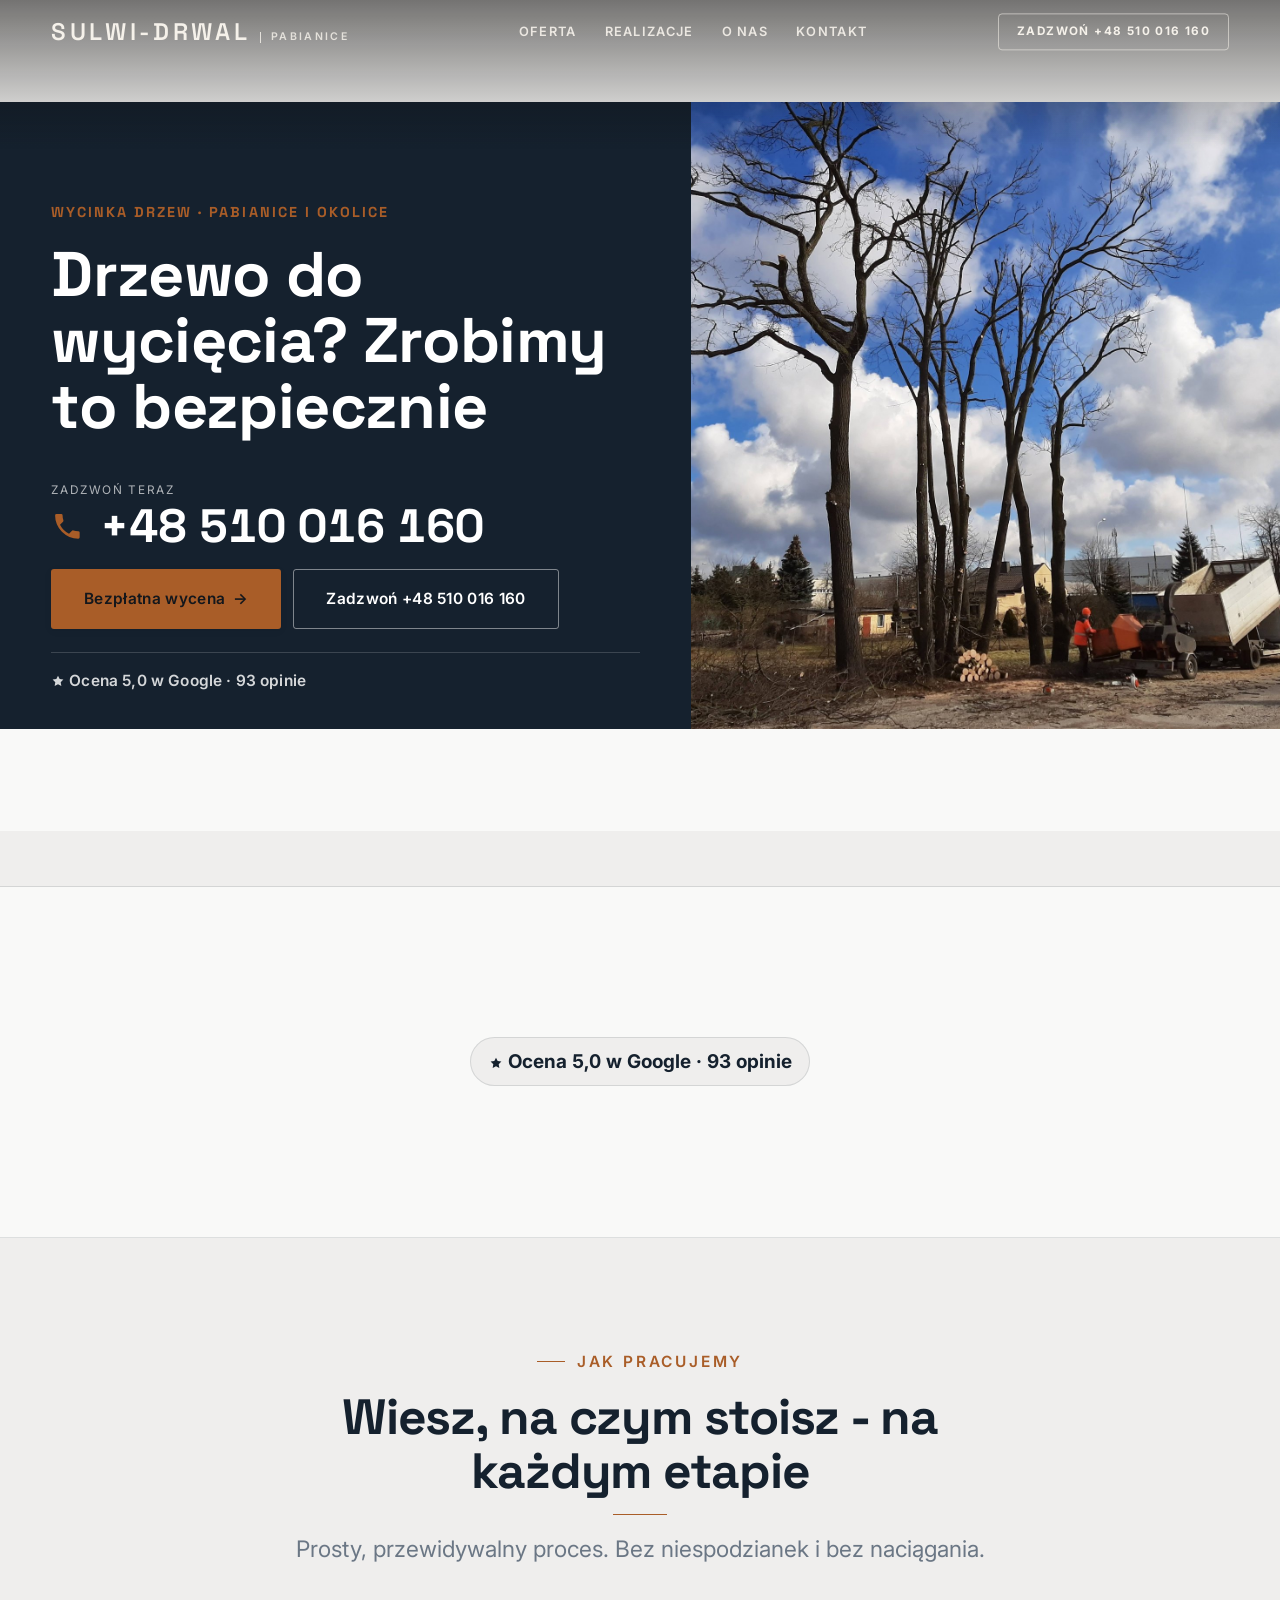
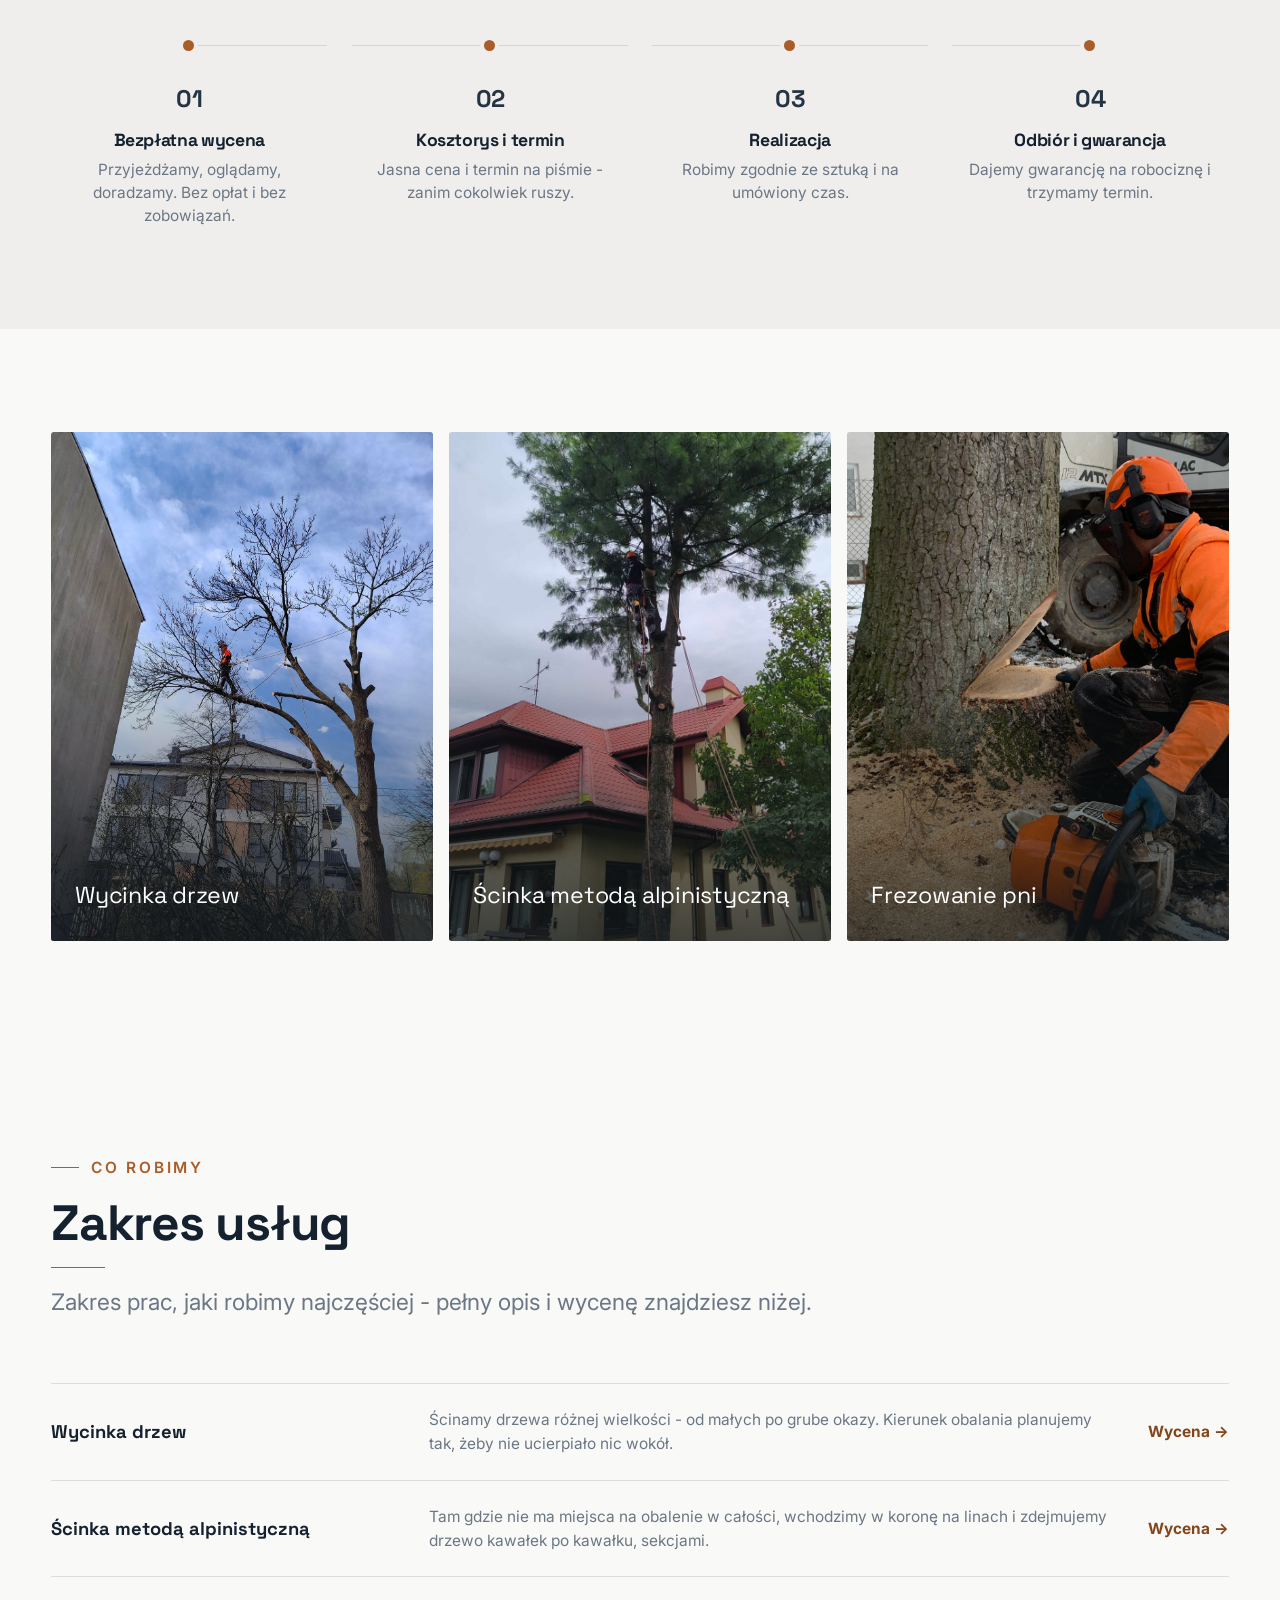
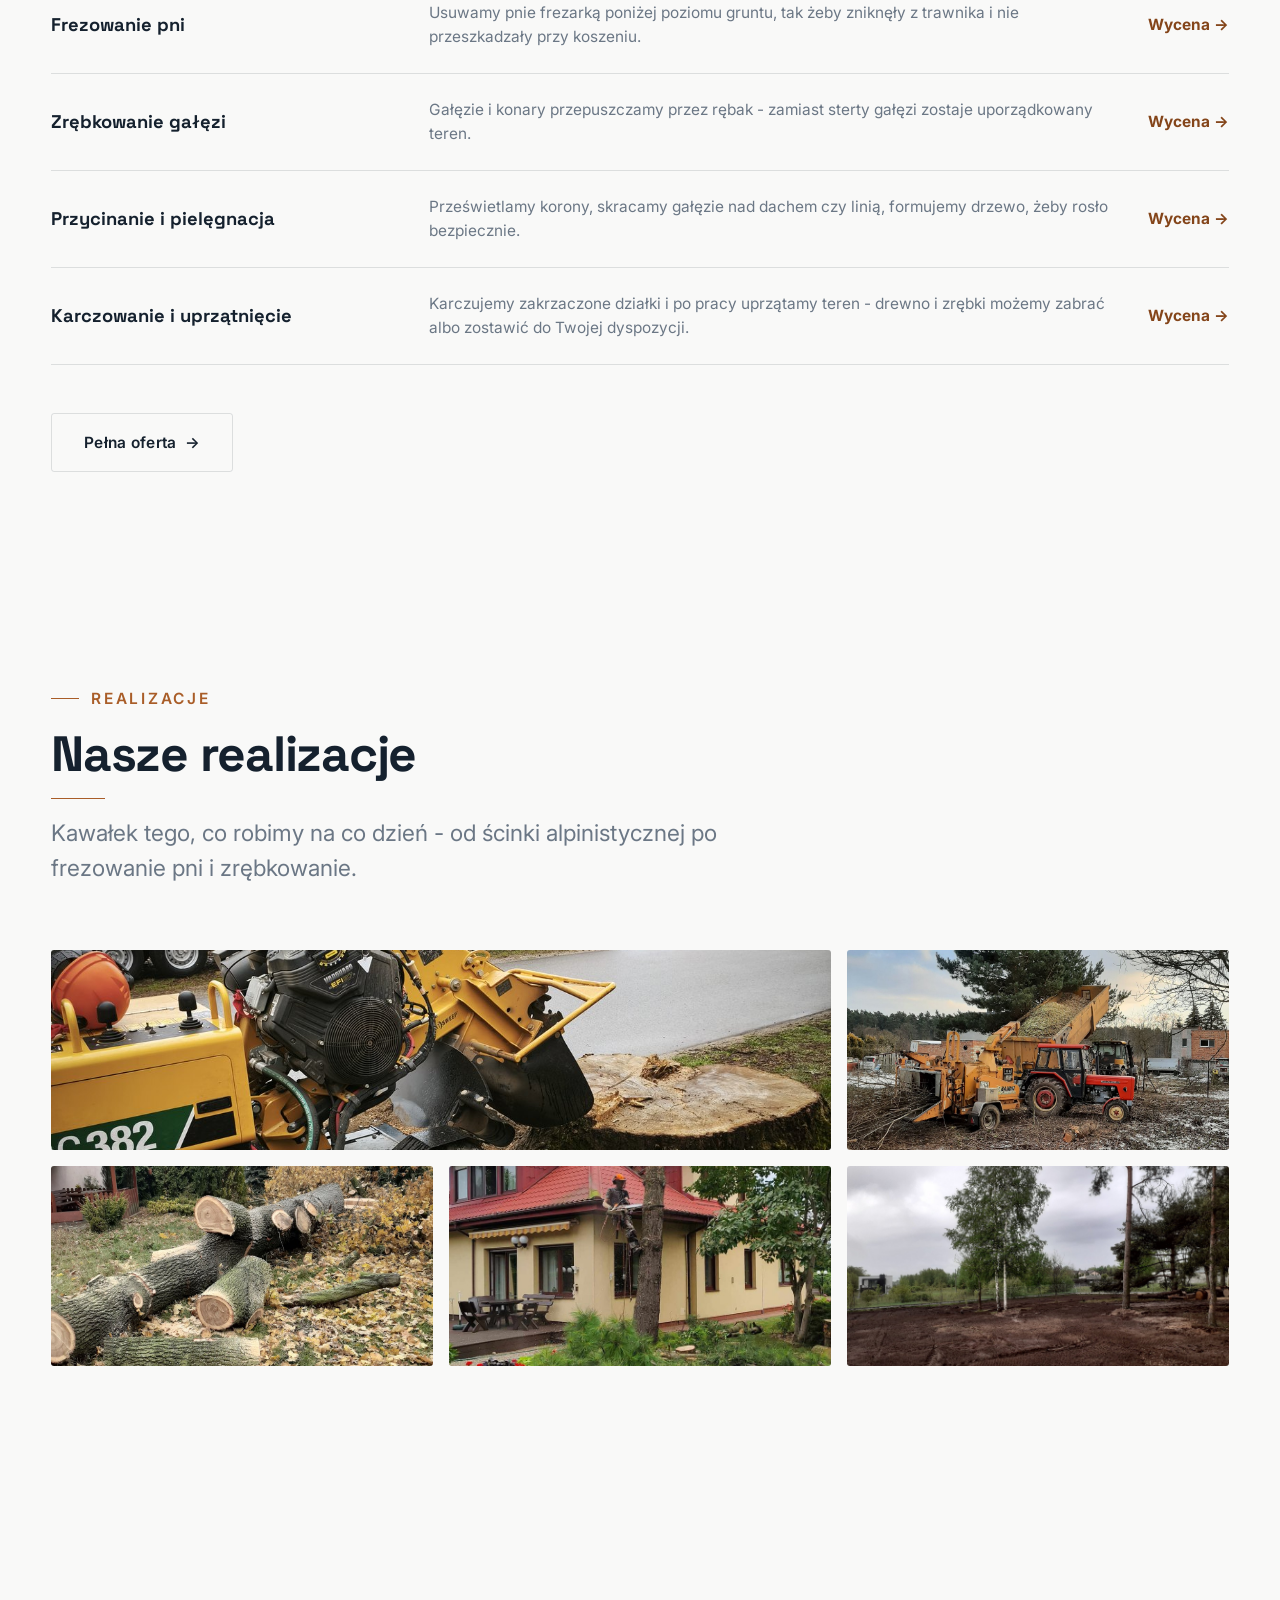
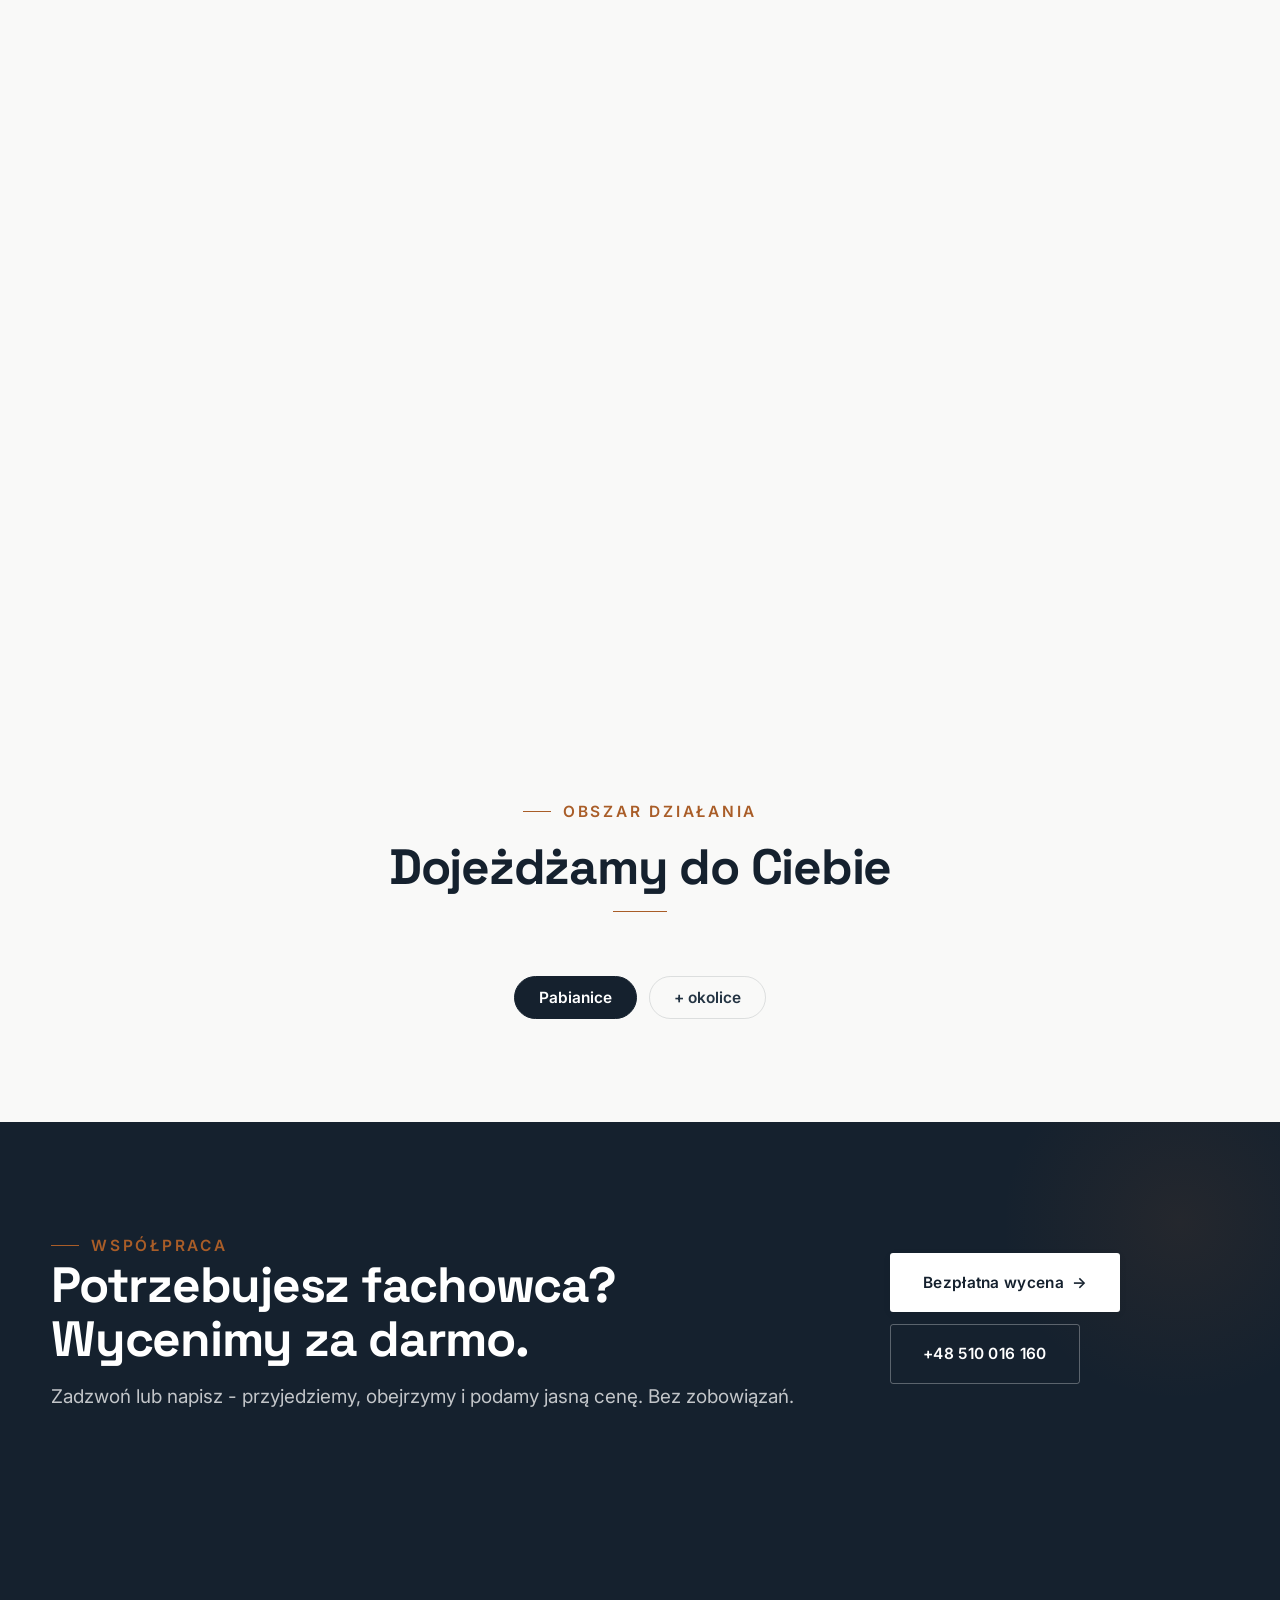
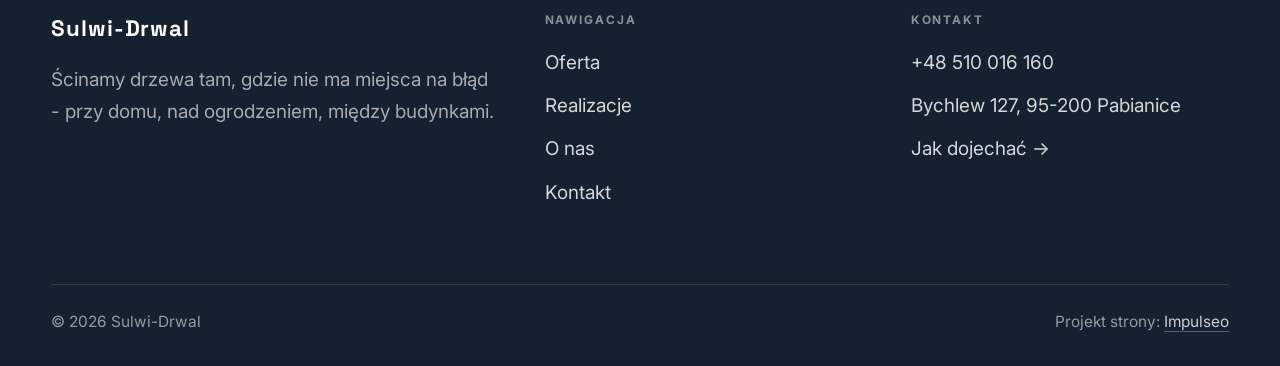
<file: index.html>
<!DOCTYPE html>
<html lang="pl">
<head>
<meta charset="UTF-8">
<meta name="viewport" content="width=device-width, initial-scale=1.0">
<title>Sulwi-Drwal - Wycinka drzew</title>
<meta name="description" content="Sulwi-Drwal - wycinka drzew, ścinka metodą alpinistyczną, frezowanie pni i zrębkowanie gałęzi w okolicy Pabianic i Łodzi. Bezpłatna wycena, sprawny termin, teren zostaje uprzątnięty. Zadzwoń.">
<link rel="preconnect" href="https://fonts.googleapis.com">
<link rel="preconnect" href="https://fonts.gstatic.com" crossorigin>
<link href="https://fonts.googleapis.com/css2?family=Space+Grotesk:wght@500;600;700&family=Inter:wght@400;500;600&display=swap" rel="stylesheet">
<link rel="stylesheet" href="assets/styles.css">
</head>
<body>

<header class="nav">
  <div class="wrap nav-inner">
    <a class="brand" href="index.html"><span class="name">Sulwi-Drwal</span><span class="sub">Pabianice</span></a>
    <nav class="nav-links">
      <a href="oferta.html">Oferta</a>
      <a href="realizacje.html">Realizacje</a>
      <a href="o-nas.html">O nas</a>
      <a href="kontakt.html">Kontakt</a>
      <a href="tel:+48510016160" class="btn btn-accent">Zadzwoń +48 510 016 160</a>
    </nav>
    <button class="nav-toggle" aria-label="Menu"><span></span><span></span><span></span></button>
  </div>
</header>

<section class="hero-fach">
  <img class="hf-photo" src="img/hero.jpg" alt="Sulwi-Drwal">
  <div class="hf-panel">
      <span class="hf-kicker">Wycinka drzew · Pabianice i okolice</span>
      <h1 class="hf-title">Drzewo do wycięcia? Zrobimy to bezpiecznie</h1>
      <a class="hf-phone" href="tel:+48510016160"><span class="hf-phone-lab">Zadzwoń teraz</span><span class="hf-phone-num"><svg class="ico-tel" width="16" height="16" viewBox="0 0 24 24" fill="none" aria-hidden="true"><path d="M6.6 10.8a15.5 15.5 0 0 0 6.6 6.6l2.2-2.2a1 1 0 0 1 1-.24 11.4 11.4 0 0 0 3.6.58 1 1 0 0 1 1 1V20a1 1 0 0 1-1 1A17 17 0 0 1 3 4a1 1 0 0 1 1-1h3.5a1 1 0 0 1 1 1c0 1.25.2 2.46.58 3.6a1 1 0 0 1-.25 1l-2.23 2.2Z" fill="currentColor"/></svg> +48 510 016 160</span></a>
      <div class="hf-actions">
        <a href="kontakt.html" class="btn btn-accent">Bezpłatna wycena <span class="arr">→</span></a>
        <a href="tel:+48510016160" class="btn btn-ghost hf-ghost">Zadzwoń +48 510 016 160</a>
      </div>
      <div class="hf-trust"><svg class="ico-star" width="14" height="14" viewBox="0 0 24 24" style="vertical-align:-2px" aria-hidden="true"><path d="M12 2.8l2.85 5.8 6.4.93-4.63 4.5 1.1 6.37L12 17.4l-5.72 3 1.1-6.37-4.63-4.5 6.4-.93L12 2.8Z" fill="currentColor"/></svg> Ocena 5,0 w Google · 93 opinie</div>
  </div>
</section>
<section class="fach-promise">
  <div class="wrap">
    <ul class="fp-row reveal"><li>Bezpłatna wycena</li><li>Dojazd: Pabianice i okolice</li><li>Gwarancja na robociznę</li></ul>
  </div>
</section>
<section class="trust-bar">
  <div class="wrap">
    <div class="tb-google reveal"><svg class="ico-star" width="14" height="14" viewBox="0 0 24 24" style="vertical-align:-2px" aria-hidden="true"><path d="M12 2.8l2.85 5.8 6.4.93-4.63 4.5 1.1 6.37L12 17.4l-5.72 3 1.1-6.37-4.63-4.5 6.4-.93L12 2.8Z" fill="currentColor"/></svg> Ocena 5,0 w Google · 93 opinie</div>
  </div>
</section>
<section class="proces fachowcy">
  <div class="wrap">
    <div class="head center reveal">
      <span class="eyebrow">Jak pracujemy</span>
      <h2>Wiesz, na czym stoisz - na każdym etapie</h2>
      <p>Prosty, przewidywalny proces. Bez niespodzianek i bez naciągania.</p>
    </div>
    <ol class="proces-line">
      <li class="reveal"><span class="pno">01</span><h3>Bezpłatna wycena</h3><p>Przyjeżdżamy, oglądamy, doradzamy. Bez opłat i bez zobowiązań.</p></li>
      <li class="reveal"><span class="pno">02</span><h3>Kosztorys i termin</h3><p>Jasna cena i termin na piśmie - zanim cokolwiek ruszy.</p></li>
      <li class="reveal"><span class="pno">03</span><h3>Realizacja</h3><p>Robimy zgodnie ze sztuką i na umówiony czas.</p></li>
      <li class="reveal"><span class="pno">04</span><h3>Odbiór i gwarancja</h3><p>Dajemy gwarancję na robociznę i trzymamy termin.</p></li>
    </ol>
  </div>
</section>
<section class="gateways-band">
  <div class="wrap">
    <div class="gateways">
      <a href="oferta.html" class="gateway reveal"><img src="img/g1.jpg" alt="Wycinka drzew" loading="lazy"><span class="g-ttl">Wycinka drzew</span></a>
      <a href="oferta.html" class="gateway reveal"><img src="img/g2.jpg" alt="Ścinka metodą alpinistyczną" loading="lazy"><span class="g-ttl">Ścinka metodą alpinistyczną</span></a>
      <a href="oferta.html" class="gateway reveal"><img src="img/g3.jpg" alt="Frezowanie pni" loading="lazy"><span class="g-ttl">Frezowanie pni</span></a>
    </div>
  </div>
</section>
<section class="fach-uslugi">
  <div class="wrap">
    <div class="head reveal">
      <span class="eyebrow">Co robimy</span>
      <h2>Zakres usług</h2>
      <p>Zakres prac, jaki robimy najczęściej - pełny opis i wycenę znajdziesz niżej.</p>
    </div>
    <ul class="fu-list">
      <li class="fu-row reveal"><div class="fu-name">Wycinka drzew</div><div class="fu-desc">Ścinamy drzewa różnej wielkości - od małych po grube okazy. Kierunek obalania planujemy tak, żeby nie ucierpiało nic wokół.</div><a class="fu-cta" href="kontakt.html">Wycena <span class="arr">→</span></a></li>
      <li class="fu-row reveal"><div class="fu-name">Ścinka metodą alpinistyczną</div><div class="fu-desc">Tam gdzie nie ma miejsca na obalenie w całości, wchodzimy w koronę na linach i zdejmujemy drzewo kawałek po kawałku, sekcjami.</div><a class="fu-cta" href="kontakt.html">Wycena <span class="arr">→</span></a></li>
      <li class="fu-row reveal"><div class="fu-name">Frezowanie pni</div><div class="fu-desc">Usuwamy pnie frezarką poniżej poziomu gruntu, tak żeby zniknęły z trawnika i nie przeszkadzały przy koszeniu.</div><a class="fu-cta" href="kontakt.html">Wycena <span class="arr">→</span></a></li>
      <li class="fu-row reveal"><div class="fu-name">Zrębkowanie gałęzi</div><div class="fu-desc">Gałęzie i konary przepuszczamy przez rębak - zamiast sterty gałęzi zostaje uporządkowany teren.</div><a class="fu-cta" href="kontakt.html">Wycena <span class="arr">→</span></a></li>
      <li class="fu-row reveal"><div class="fu-name">Przycinanie i pielęgnacja</div><div class="fu-desc">Prześwietlamy korony, skracamy gałęzie nad dachem czy linią, formujemy drzewo, żeby rosło bezpiecznie.</div><a class="fu-cta" href="kontakt.html">Wycena <span class="arr">→</span></a></li>
      <li class="fu-row reveal"><div class="fu-name">Karczowanie i uprzątnięcie</div><div class="fu-desc">Karczujemy zakrzaczone działki i po pracy uprzątamy teren - drewno i zrębki możemy zabrać albo zostawić do Twojej dyspozycji.</div><a class="fu-cta" href="kontakt.html">Wycena <span class="arr">→</span></a></li>
    </ul>
    <div style="margin-top:var(--space-7)" class="reveal"><a href="oferta.html" class="btn btn-ghost">Pełna oferta <span class="arr">→</span></a></div>
  </div>
</section>
<section>
  <div class="wrap">
    <div class="head reveal">
      <span class="eyebrow">Realizacje</span>
      <h2>Nasze realizacje</h2>
      <p>Kawałek tego, co robimy na co dzień - od ścinki alpinistycznej po frezowanie pni i zrębkowanie.</p>
    </div>
    <div class="gallery">
      <div class="tile t-two3 reveal"><img src="img/g4.jpg" alt="Frezowanie pnia" loading="lazy"><div class="cap">Frezowanie pnia</div></div>
      <div class="tile t-third reveal"><img src="img/g5.jpg" alt="Zrębkowanie gałęzi" loading="lazy"><div class="cap">Zrębkowanie gałęzi</div></div>
      <div class="tile t-third reveal"><img src="img/g6.jpg" alt="Drewno pocięte na miejscu" loading="lazy"><div class="cap">Drewno pocięte na miejscu</div></div>
      <div class="tile t-third reveal"><img src="img/g7.jpg" alt="Praca w koronie drzewa" loading="lazy"><div class="cap">Praca w koronie drzewa</div></div>
      <div class="tile t-third reveal"><img src="img/g8.jpg" alt="Uporządkowany teren po wycince" loading="lazy"><div class="cap">Uporządkowany teren po wycince</div></div>
    </div>
    <div style="margin-top:var(--space-7)" class="reveal"><a href="realizacje.html" class="btn btn-accent">Pełna galeria <span class="arr">→</span></a></div>
  </div>
</section>
<section class="opinie">
  <div class="wrap">
    <div class="head center reveal">
      <span class="eyebrow">Opinie</span>
      <h2>Co mówią klienci</h2>
    </div>
    <div class="opinie-grid">
      <figure class="op-card reveal"><span class="op-star"><svg class="ico-star" width="14" height="14" viewBox="0 0 24 24" style="vertical-align:-2px" aria-hidden="true"><path d="M12 2.8l2.85 5.8 6.4.93-4.63 4.5 1.1 6.37L12 17.4l-5.72 3 1.1-6.37-4.63-4.5 6.4-.93L12 2.8Z" fill="currentColor"/></svg><svg class="ico-star" width="14" height="14" viewBox="0 0 24 24" style="vertical-align:-2px" aria-hidden="true"><path d="M12 2.8l2.85 5.8 6.4.93-4.63 4.5 1.1 6.37L12 17.4l-5.72 3 1.1-6.37-4.63-4.5 6.4-.93L12 2.8Z" fill="currentColor"/></svg><svg class="ico-star" width="14" height="14" viewBox="0 0 24 24" style="vertical-align:-2px" aria-hidden="true"><path d="M12 2.8l2.85 5.8 6.4.93-4.63 4.5 1.1 6.37L12 17.4l-5.72 3 1.1-6.37-4.63-4.5 6.4-.93L12 2.8Z" fill="currentColor"/></svg><svg class="ico-star" width="14" height="14" viewBox="0 0 24 24" style="vertical-align:-2px" aria-hidden="true"><path d="M12 2.8l2.85 5.8 6.4.93-4.63 4.5 1.1 6.37L12 17.4l-5.72 3 1.1-6.37-4.63-4.5 6.4-.93L12 2.8Z" fill="currentColor"/></svg><svg class="ico-star" width="14" height="14" viewBox="0 0 24 24" style="vertical-align:-2px" aria-hidden="true"><path d="M12 2.8l2.85 5.8 6.4.93-4.63 4.5 1.1 6.37L12 17.4l-5.72 3 1.1-6.37-4.63-4.5 6.4-.93L12 2.8Z" fill="currentColor"/></svg></span><blockquote>Świetna firma! Wycinka została wykonana bardzo sprawnie, bardzo dobry kontakt, szybki termin realizacji. Po wycince teren był idealnie uporządkowany. Zdecydowanie polecam!</blockquote><span class="op-autor">Opinia z Google</span></figure>
      <figure class="op-card reveal"><span class="op-star"><svg class="ico-star" width="14" height="14" viewBox="0 0 24 24" style="vertical-align:-2px" aria-hidden="true"><path d="M12 2.8l2.85 5.8 6.4.93-4.63 4.5 1.1 6.37L12 17.4l-5.72 3 1.1-6.37-4.63-4.5 6.4-.93L12 2.8Z" fill="currentColor"/></svg><svg class="ico-star" width="14" height="14" viewBox="0 0 24 24" style="vertical-align:-2px" aria-hidden="true"><path d="M12 2.8l2.85 5.8 6.4.93-4.63 4.5 1.1 6.37L12 17.4l-5.72 3 1.1-6.37-4.63-4.5 6.4-.93L12 2.8Z" fill="currentColor"/></svg><svg class="ico-star" width="14" height="14" viewBox="0 0 24 24" style="vertical-align:-2px" aria-hidden="true"><path d="M12 2.8l2.85 5.8 6.4.93-4.63 4.5 1.1 6.37L12 17.4l-5.72 3 1.1-6.37-4.63-4.5 6.4-.93L12 2.8Z" fill="currentColor"/></svg><svg class="ico-star" width="14" height="14" viewBox="0 0 24 24" style="vertical-align:-2px" aria-hidden="true"><path d="M12 2.8l2.85 5.8 6.4.93-4.63 4.5 1.1 6.37L12 17.4l-5.72 3 1.1-6.37-4.63-4.5 6.4-.93L12 2.8Z" fill="currentColor"/></svg><svg class="ico-star" width="14" height="14" viewBox="0 0 24 24" style="vertical-align:-2px" aria-hidden="true"><path d="M12 2.8l2.85 5.8 6.4.93-4.63 4.5 1.1 6.37L12 17.4l-5.72 3 1.1-6.37-4.63-4.5 6.4-.93L12 2.8Z" fill="currentColor"/></svg></span><blockquote>Profesjonalna firma. Szybko i sprawnie wycięte 20 drzew. Panowie bardzo grzeczni. Polecam.</blockquote><span class="op-autor">Opinia z Google</span></figure>
      <figure class="op-card reveal"><span class="op-star"><svg class="ico-star" width="14" height="14" viewBox="0 0 24 24" style="vertical-align:-2px" aria-hidden="true"><path d="M12 2.8l2.85 5.8 6.4.93-4.63 4.5 1.1 6.37L12 17.4l-5.72 3 1.1-6.37-4.63-4.5 6.4-.93L12 2.8Z" fill="currentColor"/></svg><svg class="ico-star" width="14" height="14" viewBox="0 0 24 24" style="vertical-align:-2px" aria-hidden="true"><path d="M12 2.8l2.85 5.8 6.4.93-4.63 4.5 1.1 6.37L12 17.4l-5.72 3 1.1-6.37-4.63-4.5 6.4-.93L12 2.8Z" fill="currentColor"/></svg><svg class="ico-star" width="14" height="14" viewBox="0 0 24 24" style="vertical-align:-2px" aria-hidden="true"><path d="M12 2.8l2.85 5.8 6.4.93-4.63 4.5 1.1 6.37L12 17.4l-5.72 3 1.1-6.37-4.63-4.5 6.4-.93L12 2.8Z" fill="currentColor"/></svg><svg class="ico-star" width="14" height="14" viewBox="0 0 24 24" style="vertical-align:-2px" aria-hidden="true"><path d="M12 2.8l2.85 5.8 6.4.93-4.63 4.5 1.1 6.37L12 17.4l-5.72 3 1.1-6.37-4.63-4.5 6.4-.93L12 2.8Z" fill="currentColor"/></svg><svg class="ico-star" width="14" height="14" viewBox="0 0 24 24" style="vertical-align:-2px" aria-hidden="true"><path d="M12 2.8l2.85 5.8 6.4.93-4.63 4.5 1.1 6.37L12 17.4l-5.72 3 1.1-6.37-4.63-4.5 6.4-.93L12 2.8Z" fill="currentColor"/></svg></span><blockquote>Drzewo niemałe, pochylone i rozgałęzione na końcu, a mimo to sprawnie i szybko usunięte. Do tego miło, na luzie. Pan Jarek udzielił mi też porady odnośnie pozostałych drzew.</blockquote><span class="op-autor">Opinia z Google</span></figure>
    </div>
  </div>
</section>
<section class="obszar">
  <div class="wrap">
    <div class="head center reveal">
      <span class="eyebrow">Obszar działania</span>
      <h2>Dojeżdżamy do Ciebie</h2>
    </div>
    <ul class="obszar-list reveal"><li class="is-home">Pabianice</li><li>+ okolice</li></ul>
  </div>
</section>
<section class="cta">
  <div class="wrap">
    <div class="reveal">
      <span class="eyebrow">Współpraca</span>
      <h2>Potrzebujesz fachowca? Wycenimy za darmo.</h2>
      <p>Zadzwoń lub napisz - przyjedziemy, obejrzymy i podamy jasną cenę. Bez zobowiązań.</p>
    </div>
    <div class="cta-actions reveal">
      <a href="kontakt.html" class="btn btn-light">Bezpłatna wycena <span class="arr">→</span></a>
      <a href="tel:+48510016160" class="btn btn-ghost" style="color:#fff;border-color:rgba(255,255,255,.3)">+48 510 016 160</a>
    </div>
  </div>
</section>

<footer>
  <div class="wrap">
    <div class="foot-grid">
      <div class="foot-brand">
        <div class="name">Sulwi-Drwal</div>
        <p>Ścinamy drzewa tam, gdzie nie ma miejsca na błąd - przy domu, nad ogrodzeniem, między budynkami.</p>
      </div>
      <div class="foot-col">
        <h4>Nawigacja</h4>
        <a href="oferta.html">Oferta</a>
        <a href="realizacje.html">Realizacje</a>
        <a href="o-nas.html">O nas</a>
        <a href="kontakt.html">Kontakt</a>
      </div>
      <div class="foot-col">
        <h4>Kontakt</h4>
        <a href="tel:+48510016160">+48 510 016 160</a>
        <p>Bychlew 127, 95-200 Pabianice</p>
        <a href="https://maps.google.com/?cid=18316591587480211816" target="_blank" rel="noopener">Jak dojechać →</a>
      </div>
    </div>
    <div class="foot-bot">
      <span>© 2026 Sulwi-Drwal</span>
      <span>Projekt strony: <a class="foot-credit" href="https://impulseo.pl" target="_blank" rel="noopener">Impulseo</a></span>
    </div>
  </div>
</footer>
<div class="sticky-call"><a class="sc-call" href="tel:+48510016160"><svg class="ico-tel" width="16" height="16" viewBox="0 0 24 24" fill="none" aria-hidden="true"><path d="M6.6 10.8a15.5 15.5 0 0 0 6.6 6.6l2.2-2.2a1 1 0 0 1 1-.24 11.4 11.4 0 0 0 3.6.58 1 1 0 0 1 1 1V20a1 1 0 0 1-1 1A17 17 0 0 1 3 4a1 1 0 0 1 1-1h3.5a1 1 0 0 1 1 1c0 1.25.2 2.46.58 3.6a1 1 0 0 1-.25 1l-2.23 2.2Z" fill="currentColor"/></svg> Zadzwoń</a><a class="sc-quote" href="kontakt.html">Bezpłatna wycena</a></div>

<script src="assets/main.js"></script>
</body>
</html>
</file>
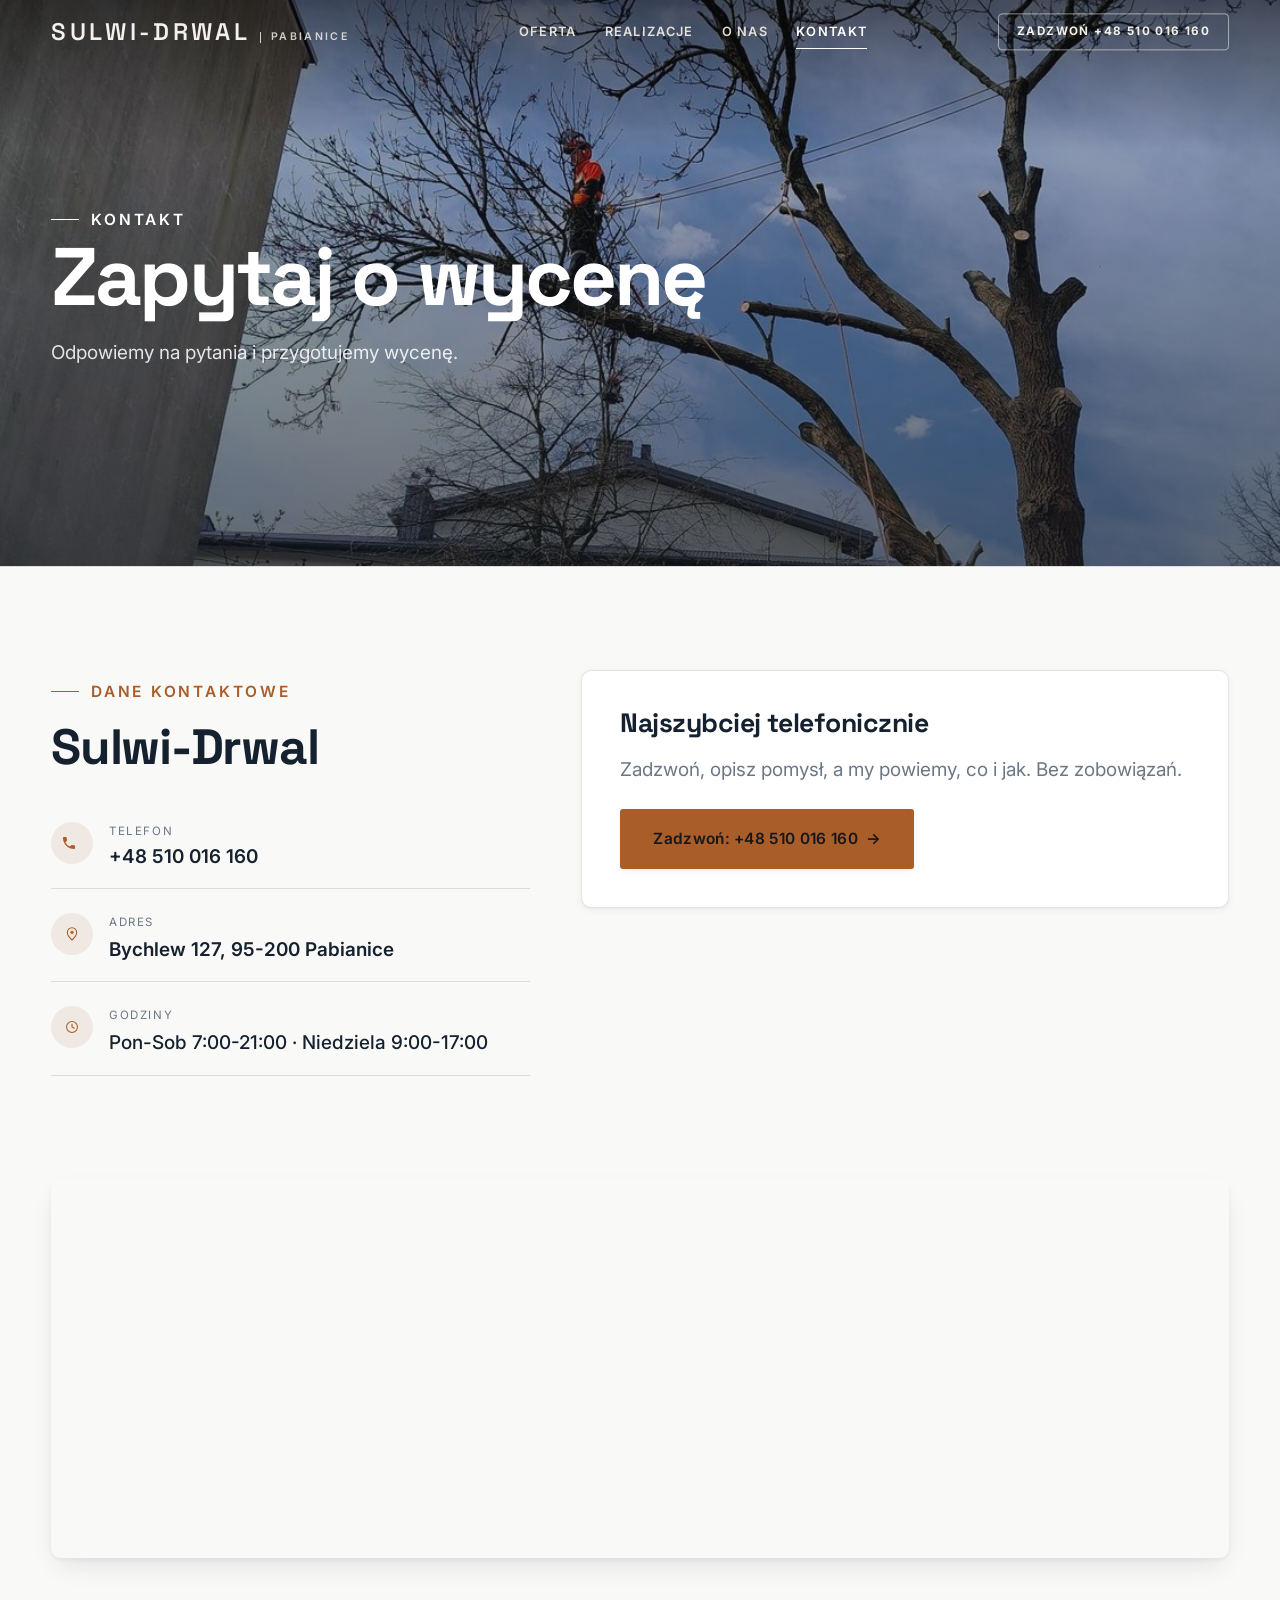
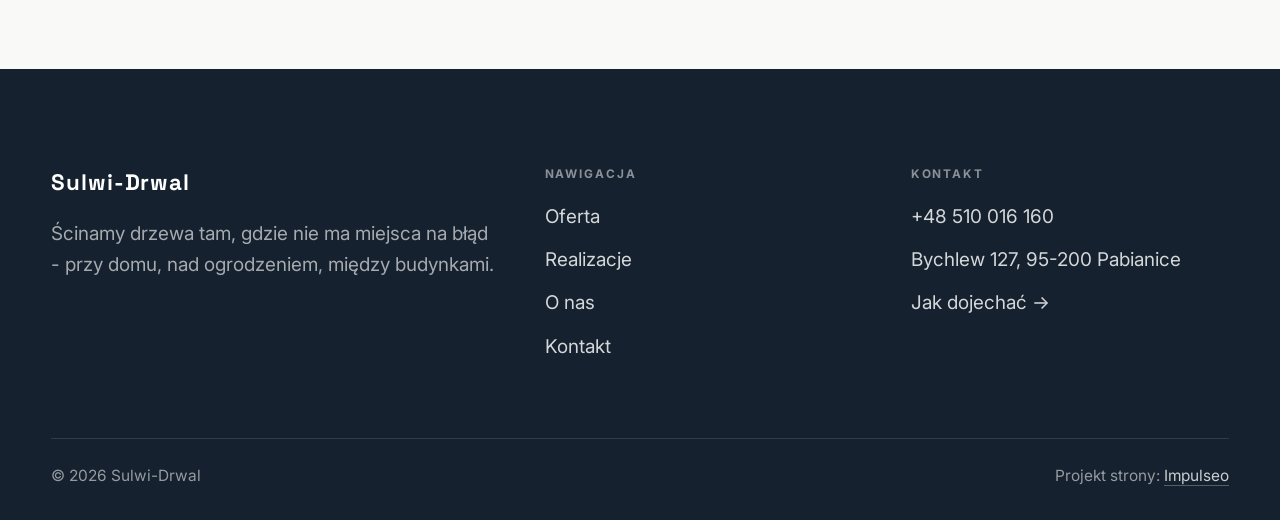
<file: kontakt.html>
<!DOCTYPE html>
<html lang="pl">
<head>
<meta charset="UTF-8">
<meta name="viewport" content="width=device-width, initial-scale=1.0">
<title>Kontakt - Sulwi-Drwal</title>
<meta name="description" content="Kontakt Sulwi-Drwal - Bychlew 127, 95-200 Pabianice">
<link rel="preconnect" href="https://fonts.googleapis.com">
<link rel="preconnect" href="https://fonts.gstatic.com" crossorigin>
<link href="https://fonts.googleapis.com/css2?family=Space+Grotesk:wght@500;600;700&family=Inter:wght@400;500;600&display=swap" rel="stylesheet">
<link rel="stylesheet" href="assets/styles.css">
</head>
<body>

<header class="nav">
  <div class="wrap nav-inner">
    <a class="brand" href="index.html"><span class="name">Sulwi-Drwal</span><span class="sub">Pabianice</span></a>
    <nav class="nav-links">
      <a href="oferta.html">Oferta</a>
      <a href="realizacje.html">Realizacje</a>
      <a href="o-nas.html">O nas</a>
      <a href="kontakt.html" class="active">Kontakt</a>
      <a href="tel:+48510016160" class="btn btn-accent">Zadzwoń +48 510 016 160</a>
    </nav>
    <button class="nav-toggle" aria-label="Menu"><span></span><span></span><span></span></button>
  </div>
</header>

<section class="pagehead">
  <img src="img/g1.jpg" alt="Sulwi-Drwal - Zapytaj o wycenę">
  <div class="wrap">
    <span class="eyebrow">Kontakt</span>
    <h1>Zapytaj o wycenę</h1>
    <p>Odpowiemy na pytania i przygotujemy wycenę.</p>
  </div>
</section>
<section>
  <div class="wrap contact-grid">
    <div class="reveal">
      <span class="eyebrow">Dane kontaktowe</span>
      <h2 style="margin:var(--space-4) 0 var(--space-6)">Sulwi-Drwal</h2>
      <div class="info-list">
        <div class="info-row"><div class="ic"><svg class="ico-tel" width="16" height="16" viewBox="0 0 24 24" fill="none" aria-hidden="true"><path d="M6.6 10.8a15.5 15.5 0 0 0 6.6 6.6l2.2-2.2a1 1 0 0 1 1-.24 11.4 11.4 0 0 0 3.6.58 1 1 0 0 1 1 1V20a1 1 0 0 1-1 1A17 17 0 0 1 3 4a1 1 0 0 1 1-1h3.5a1 1 0 0 1 1 1c0 1.25.2 2.46.58 3.6a1 1 0 0 1-.25 1l-2.23 2.2Z" fill="currentColor"/></svg></div><div><div class="lbl">Telefon</div><a class="val" href="tel:+48510016160">+48 510 016 160</a></div></div>
        <div class="info-row"><div class="ic"><svg class="ico-pin" width="16" height="16" viewBox="0 0 24 24" fill="none" aria-hidden="true"><path d="M12 21s7-6.1 7-11.5A7 7 0 0 0 5 9.5C5 14.9 12 21 12 21Z" stroke="currentColor" stroke-width="1.6" fill="none"/><circle cx="12" cy="9.5" r="2.4" fill="currentColor"/></svg></div><div><div class="lbl">Adres</div><div class="val">Bychlew 127, 95-200 Pabianice</div></div></div>
        <div class="info-row"><div class="ic"><svg class="ico-clock" width="16" height="16" viewBox="0 0 24 24" fill="none" aria-hidden="true"><circle cx="12" cy="12" r="8.2" stroke="currentColor" stroke-width="1.6"/><path d="M12 7.5V12l3.2 1.9" stroke="currentColor" stroke-width="1.6" stroke-linecap="round"/></svg></div><div><div class="lbl">Godziny</div><div class="val" style="font-weight:500">Pon-Sob 7:00-21:00 · Niedziela 9:00-17:00</div></div></div>
      </div>
    </div>
    <div class="reveal">
      <div class="form">
        <h3 style="margin-bottom:var(--space-4)">Najszybciej telefonicznie</h3>
        <p class="muted" style="margin-bottom:var(--space-5)">Zadzwoń, opisz pomysł, a my powiemy, co i jak. Bez zobowiązań.</p>
        <a href="tel:+48510016160" class="btn btn-accent" style="justify-content:center">Zadzwoń: +48 510 016 160 <span class="arr">→</span></a>
      </div>
    </div>
  </div>
</section>
<section style="padding-top:0">
  <div class="wrap reveal">
    <iframe class="map" title="Sulwi-Drwal - Pabianice" src="https://maps.google.com/maps?q=51.6287302%2C19.361479&z=15&output=embed" loading="lazy" referrerpolicy="no-referrer-when-downgrade"></iframe>
  </div>
</section>

<footer>
  <div class="wrap">
    <div class="foot-grid">
      <div class="foot-brand">
        <div class="name">Sulwi-Drwal</div>
        <p>Ścinamy drzewa tam, gdzie nie ma miejsca na błąd - przy domu, nad ogrodzeniem, między budynkami.</p>
      </div>
      <div class="foot-col">
        <h4>Nawigacja</h4>
        <a href="oferta.html">Oferta</a>
        <a href="realizacje.html">Realizacje</a>
        <a href="o-nas.html">O nas</a>
        <a href="kontakt.html">Kontakt</a>
      </div>
      <div class="foot-col">
        <h4>Kontakt</h4>
        <a href="tel:+48510016160">+48 510 016 160</a>
        <p>Bychlew 127, 95-200 Pabianice</p>
        <a href="https://maps.google.com/?cid=18316591587480211816" target="_blank" rel="noopener">Jak dojechać →</a>
      </div>
    </div>
    <div class="foot-bot">
      <span>© 2026 Sulwi-Drwal</span>
      <span>Projekt strony: <a class="foot-credit" href="https://impulseo.pl" target="_blank" rel="noopener">Impulseo</a></span>
    </div>
  </div>
</footer>
<div class="sticky-call"><a class="sc-call" href="tel:+48510016160"><svg class="ico-tel" width="16" height="16" viewBox="0 0 24 24" fill="none" aria-hidden="true"><path d="M6.6 10.8a15.5 15.5 0 0 0 6.6 6.6l2.2-2.2a1 1 0 0 1 1-.24 11.4 11.4 0 0 0 3.6.58 1 1 0 0 1 1 1V20a1 1 0 0 1-1 1A17 17 0 0 1 3 4a1 1 0 0 1 1-1h3.5a1 1 0 0 1 1 1c0 1.25.2 2.46.58 3.6a1 1 0 0 1-.25 1l-2.23 2.2Z" fill="currentColor"/></svg> Zadzwoń</a><a class="sc-quote" href="kontakt.html">Bezpłatna wycena</a></div>

<script src="assets/main.js"></script>
</body>
</html>
</file>
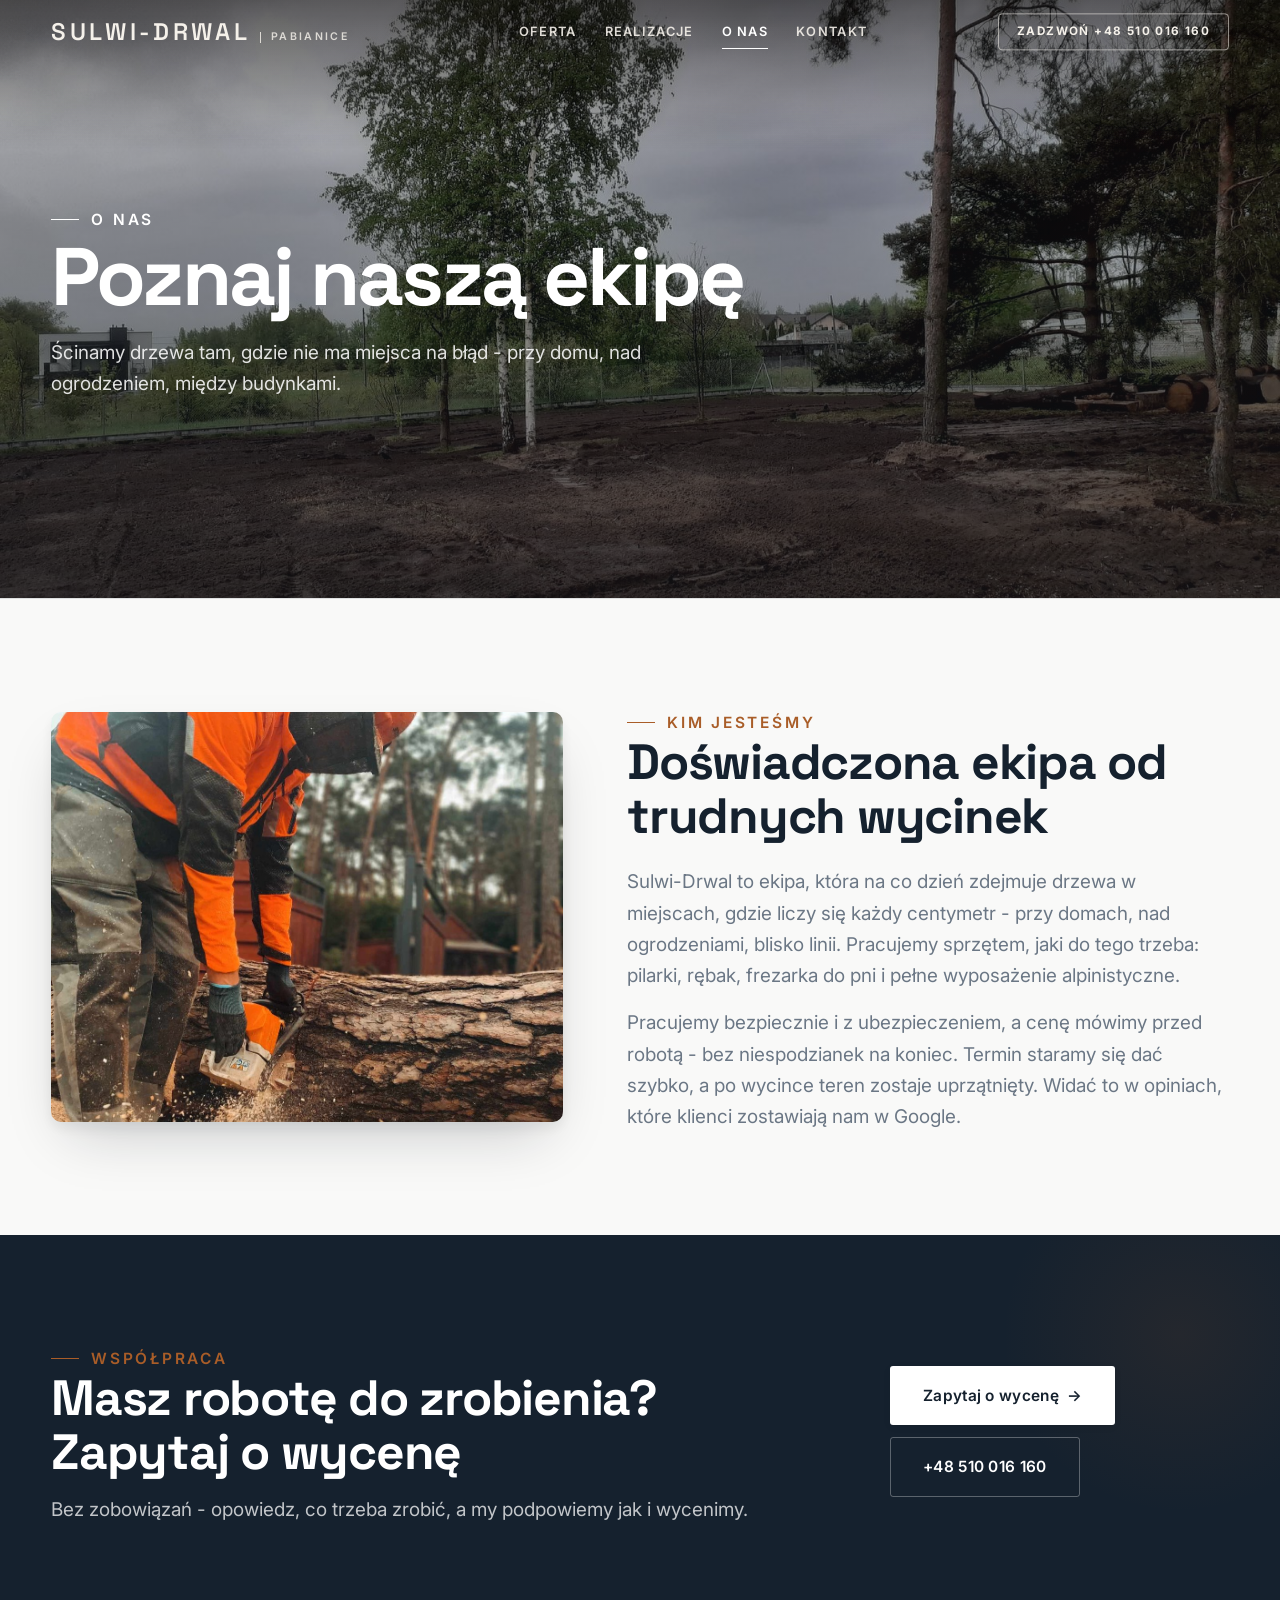
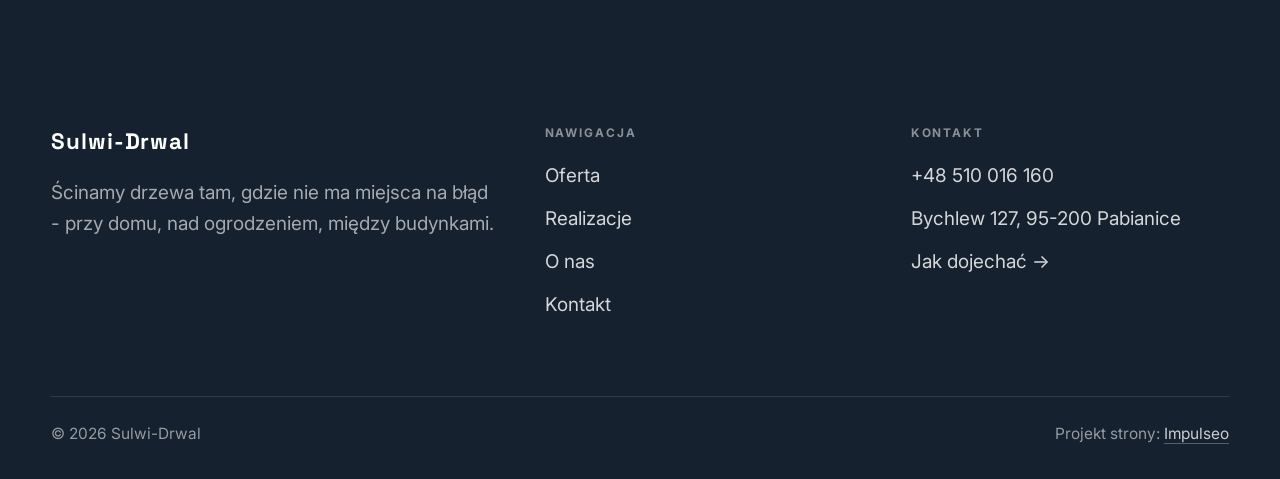
<file: o-nas.html>
<!DOCTYPE html>
<html lang="pl">
<head>
<meta charset="UTF-8">
<meta name="viewport" content="width=device-width, initial-scale=1.0">
<title>O nas - Sulwi-Drwal</title>
<meta name="description" content="Sulwi-Drwal - wycinka drzew, ścinka metodą alpinistyczną, frezowanie pni i zrębkowanie gałęzi w okolicy Pabianic i Łodzi. Bezpłatna wycena, sprawny termin, teren zostaje uprzątnięty. Zadzwoń.">
<link rel="preconnect" href="https://fonts.googleapis.com">
<link rel="preconnect" href="https://fonts.gstatic.com" crossorigin>
<link href="https://fonts.googleapis.com/css2?family=Space+Grotesk:wght@500;600;700&family=Inter:wght@400;500;600&display=swap" rel="stylesheet">
<link rel="stylesheet" href="assets/styles.css">
</head>
<body>

<header class="nav">
  <div class="wrap nav-inner">
    <a class="brand" href="index.html"><span class="name">Sulwi-Drwal</span><span class="sub">Pabianice</span></a>
    <nav class="nav-links">
      <a href="oferta.html">Oferta</a>
      <a href="realizacje.html">Realizacje</a>
      <a href="o-nas.html" class="active">O nas</a>
      <a href="kontakt.html">Kontakt</a>
      <a href="tel:+48510016160" class="btn btn-accent">Zadzwoń +48 510 016 160</a>
    </nav>
    <button class="nav-toggle" aria-label="Menu"><span></span><span></span><span></span></button>
  </div>
</header>

<section class="pagehead">
  <img src="img/g8.jpg" alt="Sulwi-Drwal - Poznaj naszą ekipę">
  <div class="wrap">
    <span class="eyebrow">O nas</span>
    <h1>Poznaj naszą ekipę</h1>
    <p>Ścinamy drzewa tam, gdzie nie ma miejsca na błąd - przy domu, nad ogrodzeniem, między budynkami.</p>
  </div>
</section>
<section>
  <div class="wrap split">
    <div class="split-art reveal"><img src="img/about.jpg" alt="Sulwi-Drwal" loading="lazy"></div>
    <div class="split-copy reveal">
      <span class="eyebrow">Kim jesteśmy</span>
      <h2>Doświadczona ekipa od trudnych wycinek</h2>
      <p class="muted">Sulwi-Drwal to ekipa, która na co dzień zdejmuje drzewa w miejscach, gdzie liczy się każdy centymetr - przy domach, nad ogrodzeniami, blisko linii. Pracujemy sprzętem, jaki do tego trzeba: pilarki, rębak, frezarka do pni i pełne wyposażenie alpinistyczne.</p>
      <p class="muted">Pracujemy bezpiecznie i z ubezpieczeniem, a cenę mówimy przed robotą - bez niespodzianek na koniec. Termin staramy się dać szybko, a po wycince teren zostaje uprzątnięty. Widać to w opiniach, które klienci zostawiają nam w Google.</p>
    </div>
  </div>
</section>


<section class="cta">
  <div class="wrap">
    <div class="reveal">
      <span class="eyebrow">Współpraca</span>
      <h2>Masz robotę do zrobienia? Zapytaj o wycenę</h2>
      <p>Bez zobowiązań - opowiedz, co trzeba zrobić, a my podpowiemy jak i wycenimy.</p>
    </div>
    <div class="cta-actions reveal">
      <a href="kontakt.html" class="btn btn-light">Zapytaj o wycenę <span class="arr">→</span></a>
      <a href="tel:+48510016160" class="btn btn-ghost" style="color:#fff;border-color:rgba(255,255,255,.3)">+48 510 016 160</a>
    </div>
  </div>
</section>

<footer>
  <div class="wrap">
    <div class="foot-grid">
      <div class="foot-brand">
        <div class="name">Sulwi-Drwal</div>
        <p>Ścinamy drzewa tam, gdzie nie ma miejsca na błąd - przy domu, nad ogrodzeniem, między budynkami.</p>
      </div>
      <div class="foot-col">
        <h4>Nawigacja</h4>
        <a href="oferta.html">Oferta</a>
        <a href="realizacje.html">Realizacje</a>
        <a href="o-nas.html">O nas</a>
        <a href="kontakt.html">Kontakt</a>
      </div>
      <div class="foot-col">
        <h4>Kontakt</h4>
        <a href="tel:+48510016160">+48 510 016 160</a>
        <p>Bychlew 127, 95-200 Pabianice</p>
        <a href="https://maps.google.com/?cid=18316591587480211816" target="_blank" rel="noopener">Jak dojechać →</a>
      </div>
    </div>
    <div class="foot-bot">
      <span>© 2026 Sulwi-Drwal</span>
      <span>Projekt strony: <a class="foot-credit" href="https://impulseo.pl" target="_blank" rel="noopener">Impulseo</a></span>
    </div>
  </div>
</footer>
<div class="sticky-call"><a class="sc-call" href="tel:+48510016160"><svg class="ico-tel" width="16" height="16" viewBox="0 0 24 24" fill="none" aria-hidden="true"><path d="M6.6 10.8a15.5 15.5 0 0 0 6.6 6.6l2.2-2.2a1 1 0 0 1 1-.24 11.4 11.4 0 0 0 3.6.58 1 1 0 0 1 1 1V20a1 1 0 0 1-1 1A17 17 0 0 1 3 4a1 1 0 0 1 1-1h3.5a1 1 0 0 1 1 1c0 1.25.2 2.46.58 3.6a1 1 0 0 1-.25 1l-2.23 2.2Z" fill="currentColor"/></svg> Zadzwoń</a><a class="sc-quote" href="kontakt.html">Bezpłatna wycena</a></div>

<script src="assets/main.js"></script>
</body>
</html>
</file>
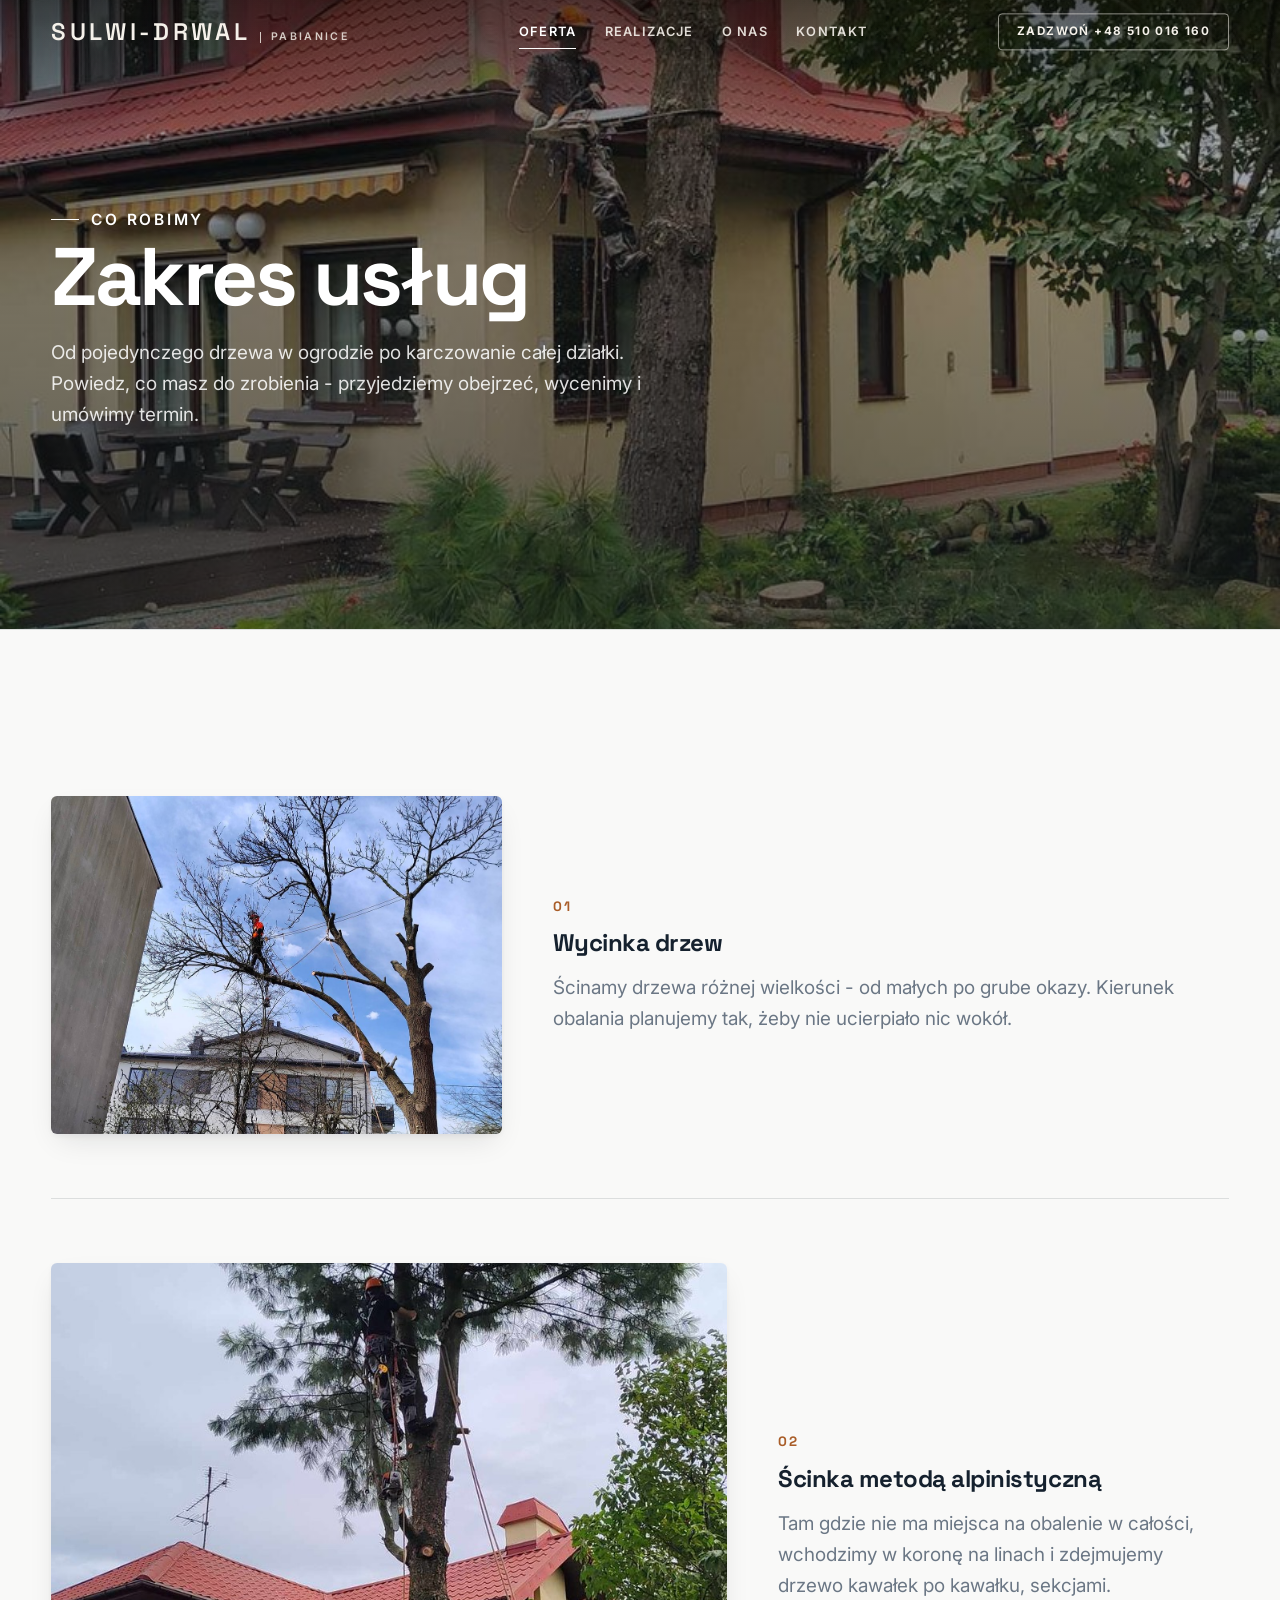
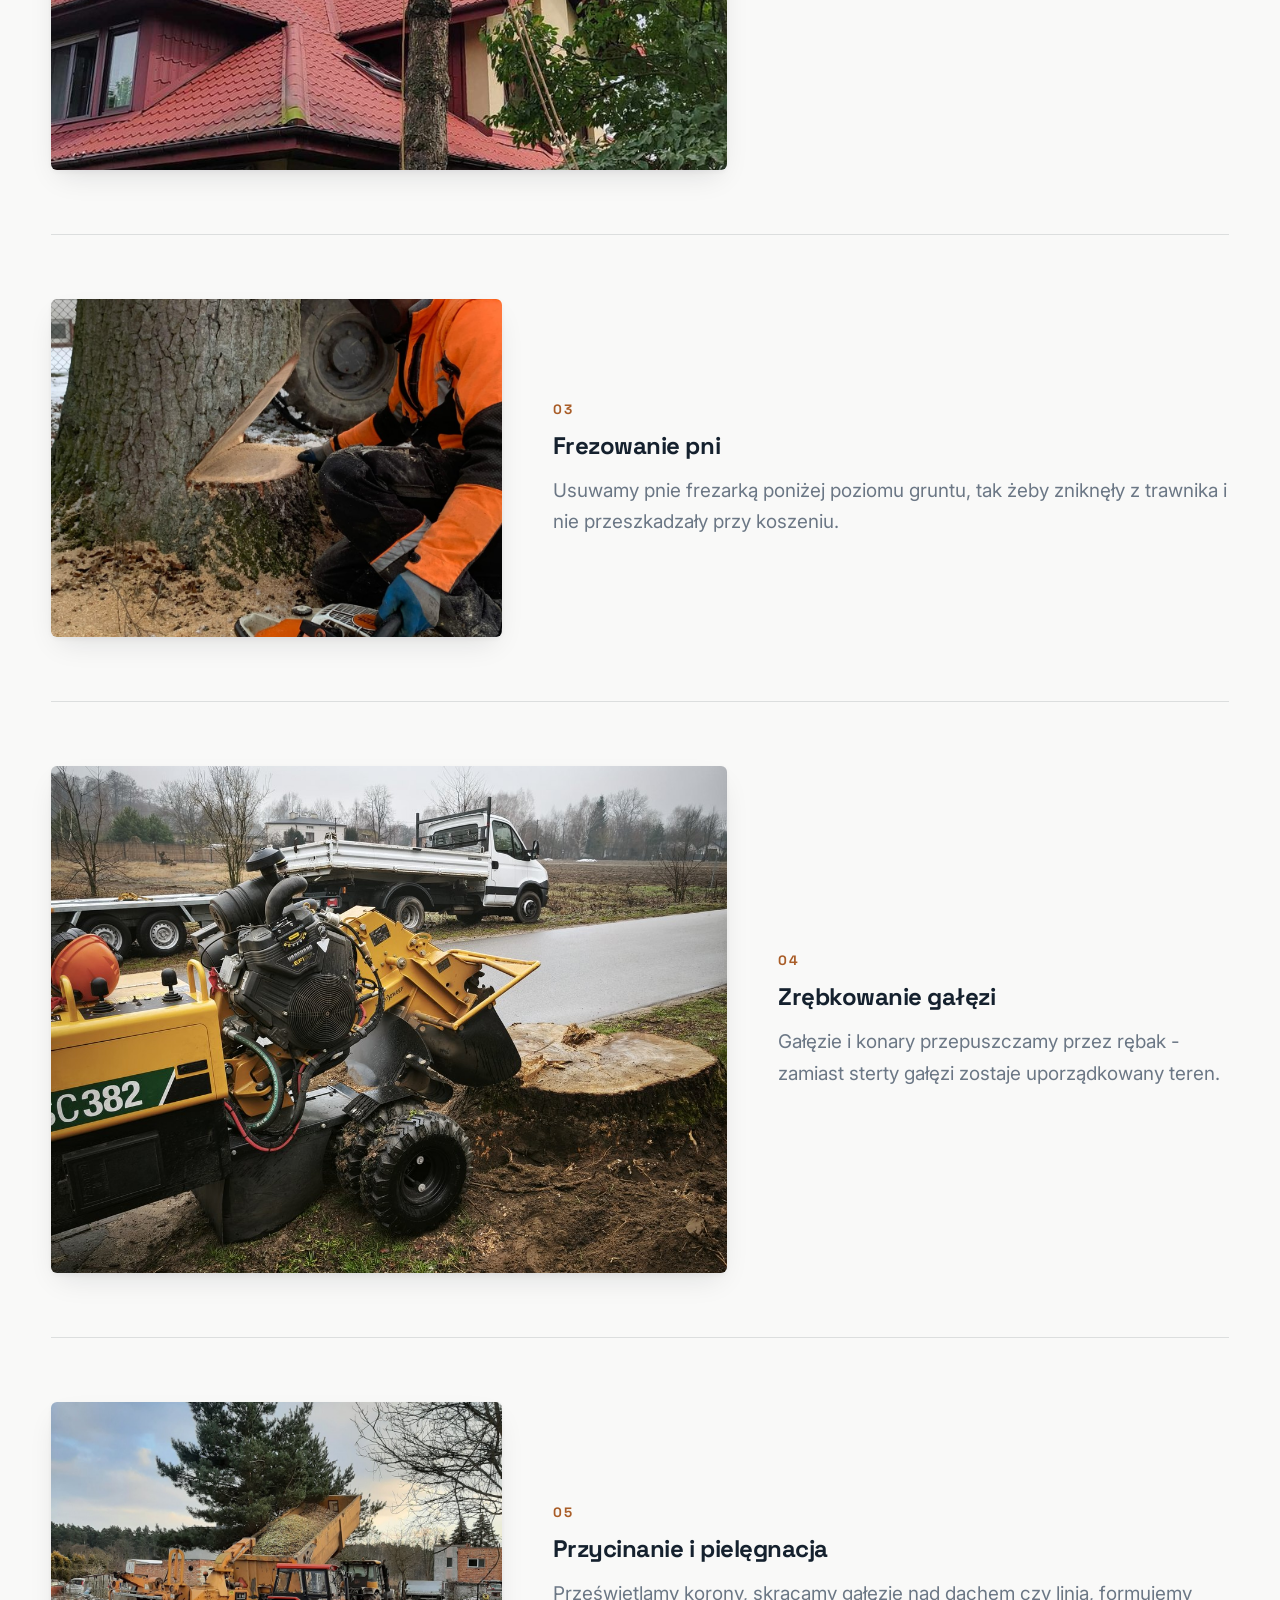
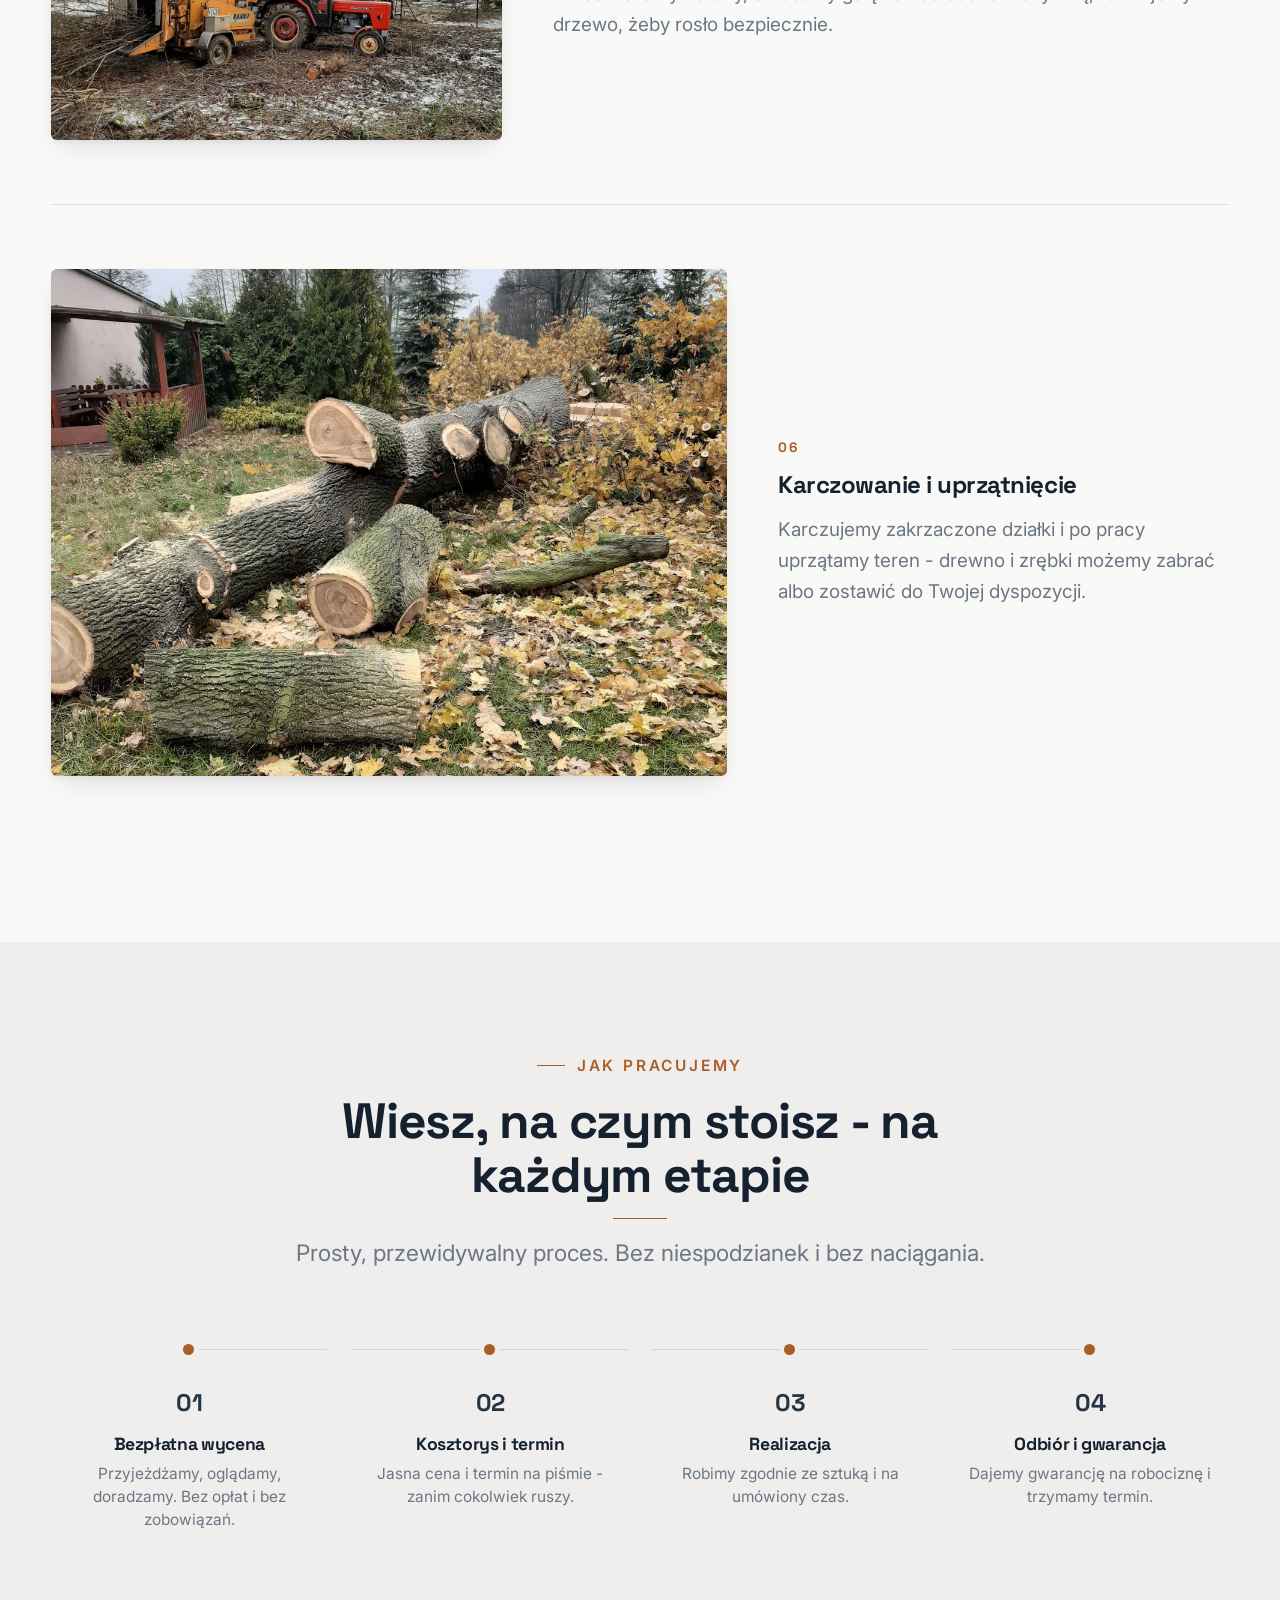
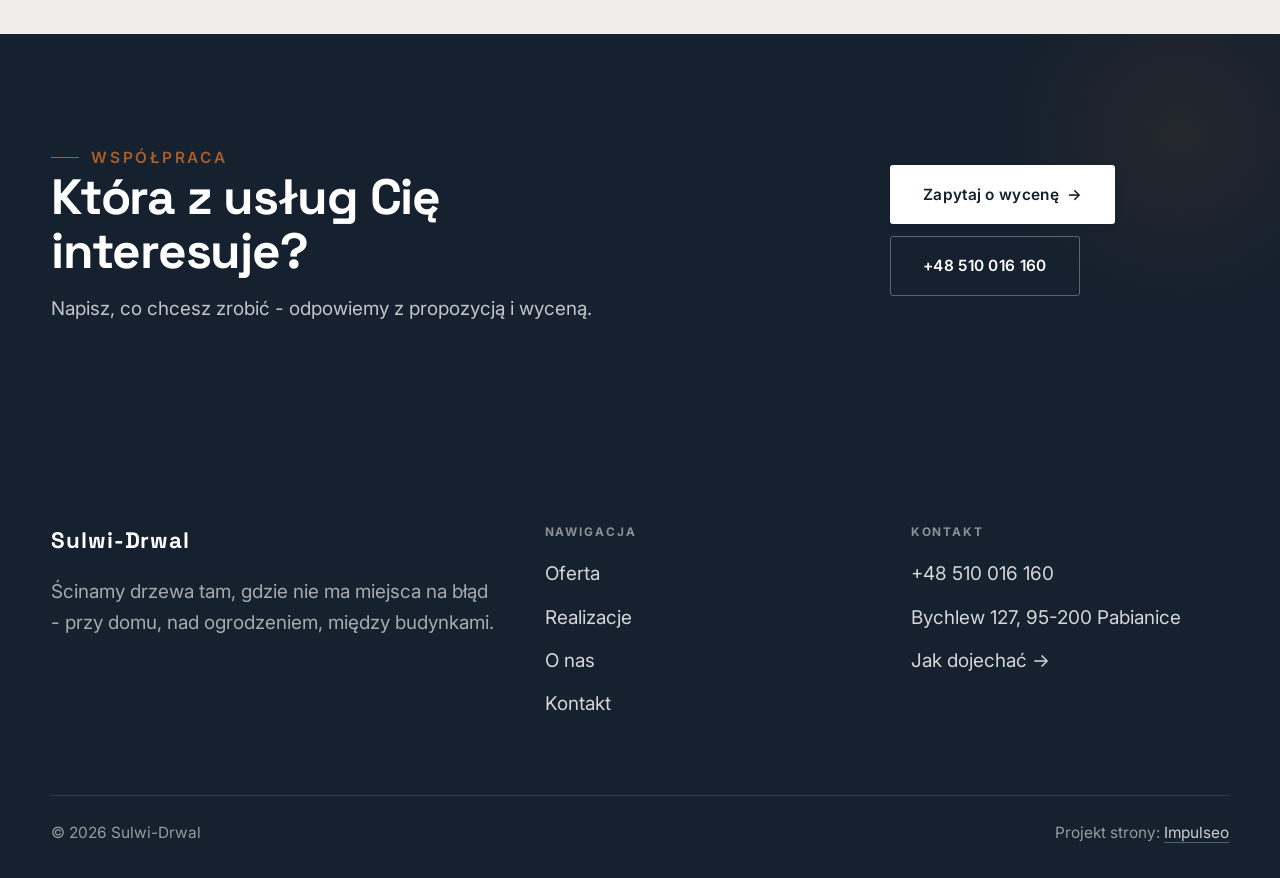
<file: oferta.html>
<!DOCTYPE html>
<html lang="pl">
<head>
<meta charset="UTF-8">
<meta name="viewport" content="width=device-width, initial-scale=1.0">
<title>Oferta - Sulwi-Drwal</title>
<meta name="description" content="Sulwi-Drwal - wycinka drzew, ścinka metodą alpinistyczną, frezowanie pni i zrębkowanie gałęzi w okolicy Pabianic i Łodzi. Bezpłatna wycena, sprawny termin, teren zostaje uprzątnięty. Zadzwoń.">
<link rel="preconnect" href="https://fonts.googleapis.com">
<link rel="preconnect" href="https://fonts.gstatic.com" crossorigin>
<link href="https://fonts.googleapis.com/css2?family=Space+Grotesk:wght@500;600;700&family=Inter:wght@400;500;600&display=swap" rel="stylesheet">
<link rel="stylesheet" href="assets/styles.css">
</head>
<body>

<header class="nav">
  <div class="wrap nav-inner">
    <a class="brand" href="index.html"><span class="name">Sulwi-Drwal</span><span class="sub">Pabianice</span></a>
    <nav class="nav-links">
      <a href="oferta.html" class="active">Oferta</a>
      <a href="realizacje.html">Realizacje</a>
      <a href="o-nas.html">O nas</a>
      <a href="kontakt.html">Kontakt</a>
      <a href="tel:+48510016160" class="btn btn-accent">Zadzwoń +48 510 016 160</a>
    </nav>
    <button class="nav-toggle" aria-label="Menu"><span></span><span></span><span></span></button>
  </div>
</header>

<section class="pagehead">
  <img src="img/g7.jpg" alt="Sulwi-Drwal - Zakres usług">
  <div class="wrap">
    <span class="eyebrow">Co robimy</span>
    <h1>Zakres usług</h1>
    <p>Od pojedynczego drzewa w ogrodzie po karczowanie całej działki. Powiedz, co masz do zrobienia - przyjedziemy obejrzeć, wycenimy i umówimy termin.</p>
  </div>
</section>
<section>
  <div class="wrap">
    <div class="svc-row reveal">
      <div class="svc-row-art"><img src="img/g1.jpg" alt="Wycinka drzew" loading="lazy"></div>
      <div>
        <span class="num">01</span>
        <h3>Wycinka drzew</h3>
        <p class="muted">Ścinamy drzewa różnej wielkości - od małych po grube okazy. Kierunek obalania planujemy tak, żeby nie ucierpiało nic wokół.</p>
      </div>
    </div>
    <div class="svc-row rev reveal">
      <div class="svc-row-art"><img src="img/g2.jpg" alt="Ścinka metodą alpinistyczną" loading="lazy"></div>
      <div>
        <span class="num">02</span>
        <h3>Ścinka metodą alpinistyczną</h3>
        <p class="muted">Tam gdzie nie ma miejsca na obalenie w całości, wchodzimy w koronę na linach i zdejmujemy drzewo kawałek po kawałku, sekcjami.</p>
      </div>
    </div>
    <div class="svc-row reveal">
      <div class="svc-row-art"><img src="img/g3.jpg" alt="Frezowanie pni" loading="lazy"></div>
      <div>
        <span class="num">03</span>
        <h3>Frezowanie pni</h3>
        <p class="muted">Usuwamy pnie frezarką poniżej poziomu gruntu, tak żeby zniknęły z trawnika i nie przeszkadzały przy koszeniu.</p>
      </div>
    </div>
    <div class="svc-row rev reveal">
      <div class="svc-row-art"><img src="img/g4.jpg" alt="Zrębkowanie gałęzi" loading="lazy"></div>
      <div>
        <span class="num">04</span>
        <h3>Zrębkowanie gałęzi</h3>
        <p class="muted">Gałęzie i konary przepuszczamy przez rębak - zamiast sterty gałęzi zostaje uporządkowany teren.</p>
      </div>
    </div>
    <div class="svc-row reveal">
      <div class="svc-row-art"><img src="img/g5.jpg" alt="Przycinanie i pielęgnacja" loading="lazy"></div>
      <div>
        <span class="num">05</span>
        <h3>Przycinanie i pielęgnacja</h3>
        <p class="muted">Prześwietlamy korony, skracamy gałęzie nad dachem czy linią, formujemy drzewo, żeby rosło bezpiecznie.</p>
      </div>
    </div>
    <div class="svc-row rev reveal">
      <div class="svc-row-art"><img src="img/g6.jpg" alt="Karczowanie i uprzątnięcie" loading="lazy"></div>
      <div>
        <span class="num">06</span>
        <h3>Karczowanie i uprzątnięcie</h3>
        <p class="muted">Karczujemy zakrzaczone działki i po pracy uprzątamy teren - drewno i zrębki możemy zabrać albo zostawić do Twojej dyspozycji.</p>
      </div>
    </div>
  </div>
</section>
<section class="proces">
  <div class="wrap">
    <div class="head center reveal">
      <span class="eyebrow">Jak pracujemy</span>
      <h2>Wiesz, na czym stoisz - na każdym etapie</h2>
      <p>Prosty, przewidywalny proces. Bez niespodzianek i bez naciągania.</p>
    </div>
    <ol class="proces-line">
      <li class="reveal"><span class="pno">01</span><h3>Bezpłatna wycena</h3><p>Przyjeżdżamy, oglądamy, doradzamy. Bez opłat i bez zobowiązań.</p></li>
      <li class="reveal"><span class="pno">02</span><h3>Kosztorys i termin</h3><p>Jasna cena i termin na piśmie - zanim cokolwiek ruszy.</p></li>
      <li class="reveal"><span class="pno">03</span><h3>Realizacja</h3><p>Robimy zgodnie ze sztuką i na umówiony czas.</p></li>
      <li class="reveal"><span class="pno">04</span><h3>Odbiór i gwarancja</h3><p>Dajemy gwarancję na robociznę i trzymamy termin.</p></li>
    </ol>
  </div>
</section>
<section class="cta">
  <div class="wrap">
    <div class="reveal">
      <span class="eyebrow">Współpraca</span>
      <h2>Która z usług Cię interesuje?</h2>
      <p>Napisz, co chcesz zrobić - odpowiemy z propozycją i wyceną.</p>
    </div>
    <div class="cta-actions reveal">
      <a href="kontakt.html" class="btn btn-light">Zapytaj o wycenę <span class="arr">→</span></a>
      <a href="tel:+48510016160" class="btn btn-ghost" style="color:#fff;border-color:rgba(255,255,255,.3)">+48 510 016 160</a>
    </div>
  </div>
</section>

<footer>
  <div class="wrap">
    <div class="foot-grid">
      <div class="foot-brand">
        <div class="name">Sulwi-Drwal</div>
        <p>Ścinamy drzewa tam, gdzie nie ma miejsca na błąd - przy domu, nad ogrodzeniem, między budynkami.</p>
      </div>
      <div class="foot-col">
        <h4>Nawigacja</h4>
        <a href="oferta.html">Oferta</a>
        <a href="realizacje.html">Realizacje</a>
        <a href="o-nas.html">O nas</a>
        <a href="kontakt.html">Kontakt</a>
      </div>
      <div class="foot-col">
        <h4>Kontakt</h4>
        <a href="tel:+48510016160">+48 510 016 160</a>
        <p>Bychlew 127, 95-200 Pabianice</p>
        <a href="https://maps.google.com/?cid=18316591587480211816" target="_blank" rel="noopener">Jak dojechać →</a>
      </div>
    </div>
    <div class="foot-bot">
      <span>© 2026 Sulwi-Drwal</span>
      <span>Projekt strony: <a class="foot-credit" href="https://impulseo.pl" target="_blank" rel="noopener">Impulseo</a></span>
    </div>
  </div>
</footer>
<div class="sticky-call"><a class="sc-call" href="tel:+48510016160"><svg class="ico-tel" width="16" height="16" viewBox="0 0 24 24" fill="none" aria-hidden="true"><path d="M6.6 10.8a15.5 15.5 0 0 0 6.6 6.6l2.2-2.2a1 1 0 0 1 1-.24 11.4 11.4 0 0 0 3.6.58 1 1 0 0 1 1 1V20a1 1 0 0 1-1 1A17 17 0 0 1 3 4a1 1 0 0 1 1-1h3.5a1 1 0 0 1 1 1c0 1.25.2 2.46.58 3.6a1 1 0 0 1-.25 1l-2.23 2.2Z" fill="currentColor"/></svg> Zadzwoń</a><a class="sc-quote" href="kontakt.html">Bezpłatna wycena</a></div>

<script src="assets/main.js"></script>
</body>
</html>
</file>
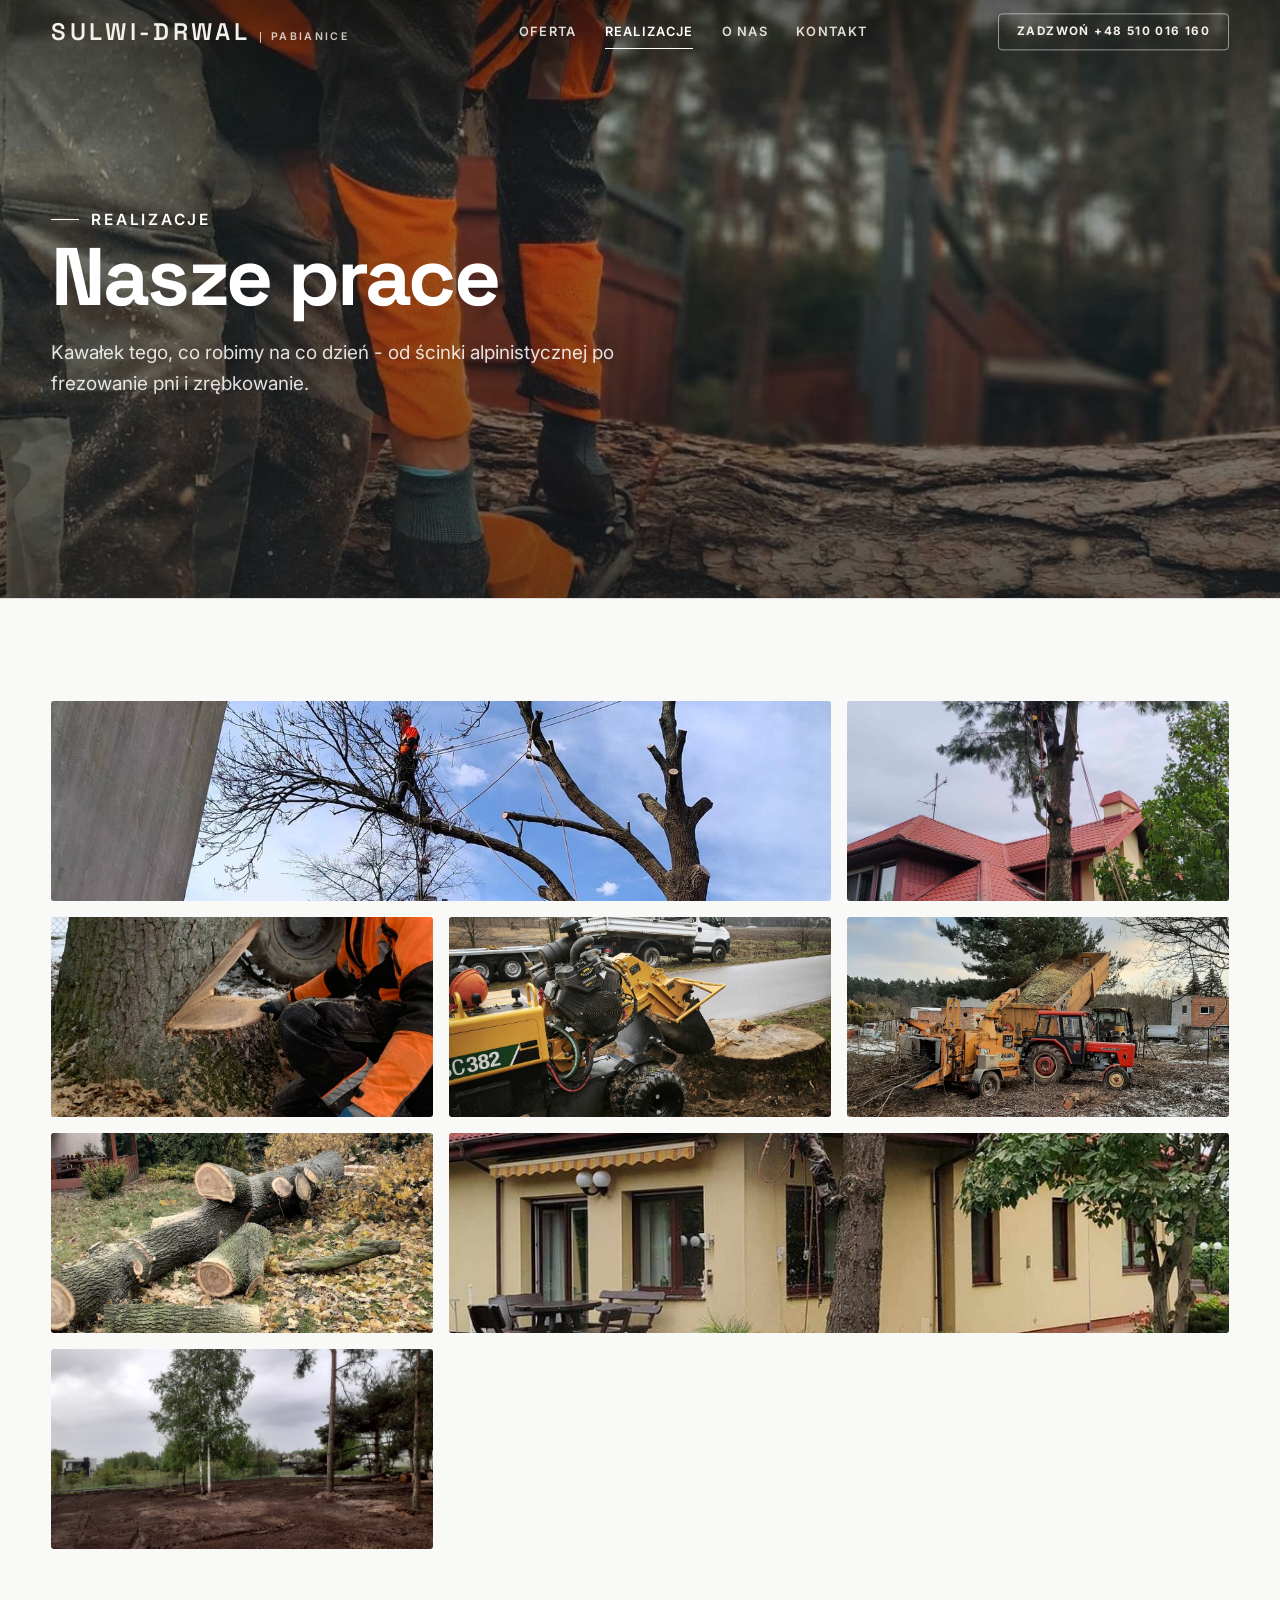
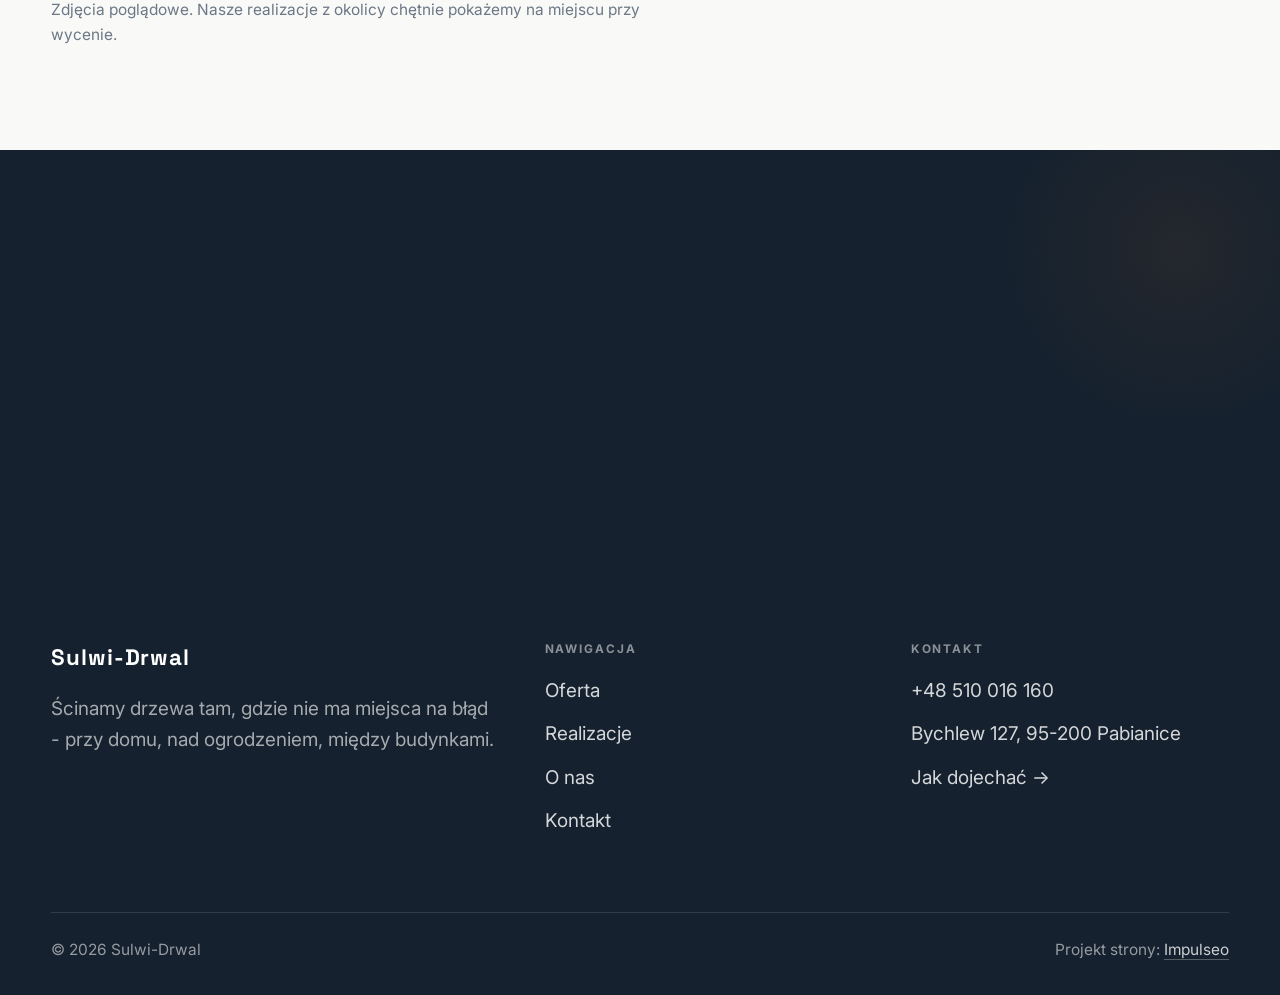
<file: realizacje.html>
<!DOCTYPE html>
<html lang="pl">
<head>
<meta charset="UTF-8">
<meta name="viewport" content="width=device-width, initial-scale=1.0">
<title>Realizacje - Sulwi-Drwal</title>
<meta name="description" content="Realizacje Sulwi-Drwal: Wycinka metodą alpinistyczną, Ścinka drzewa przy domu, Ścinka kontrolowana, Frezowanie pnia, Zrębkowanie gałęzi">
<link rel="preconnect" href="https://fonts.googleapis.com">
<link rel="preconnect" href="https://fonts.gstatic.com" crossorigin>
<link href="https://fonts.googleapis.com/css2?family=Space+Grotesk:wght@500;600;700&family=Inter:wght@400;500;600&display=swap" rel="stylesheet">
<link rel="stylesheet" href="assets/styles.css">
</head>
<body>

<header class="nav">
  <div class="wrap nav-inner">
    <a class="brand" href="index.html"><span class="name">Sulwi-Drwal</span><span class="sub">Pabianice</span></a>
    <nav class="nav-links">
      <a href="oferta.html">Oferta</a>
      <a href="realizacje.html" class="active">Realizacje</a>
      <a href="o-nas.html">O nas</a>
      <a href="kontakt.html">Kontakt</a>
      <a href="tel:+48510016160" class="btn btn-accent">Zadzwoń +48 510 016 160</a>
    </nav>
    <button class="nav-toggle" aria-label="Menu"><span></span><span></span><span></span></button>
  </div>
</header>

<section class="pagehead">
  <img src="img/about.jpg" alt="Sulwi-Drwal - Nasze prace">
  <div class="wrap">
    <span class="eyebrow">Realizacje</span>
    <h1>Nasze prace</h1>
    <p>Kawałek tego, co robimy na co dzień - od ścinki alpinistycznej po frezowanie pni i zrębkowanie.</p>
  </div>
</section>
<section>
  <div class="wrap">
    <div class="gallery">
      <div class="tile t-two3 reveal"><img src="img/g1.jpg" alt="Wycinka metodą alpinistyczną" loading="lazy"><div class="cap">Wycinka metodą alpinistyczną</div></div>
      <div class="tile t-third reveal"><img src="img/g2.jpg" alt="Ścinka drzewa przy domu" loading="lazy"><div class="cap">Ścinka drzewa przy domu</div></div>
      <div class="tile t-third reveal"><img src="img/g3.jpg" alt="Ścinka kontrolowana" loading="lazy"><div class="cap">Ścinka kontrolowana</div></div>
      <div class="tile t-third reveal"><img src="img/g4.jpg" alt="Frezowanie pnia" loading="lazy"><div class="cap">Frezowanie pnia</div></div>
      <div class="tile t-third reveal"><img src="img/g5.jpg" alt="Zrębkowanie gałęzi" loading="lazy"><div class="cap">Zrębkowanie gałęzi</div></div>
      <div class="tile t-third reveal"><img src="img/g6.jpg" alt="Drewno pocięte na miejscu" loading="lazy"><div class="cap">Drewno pocięte na miejscu</div></div>
      <div class="tile t-two3 reveal"><img src="img/g7.jpg" alt="Praca w koronie drzewa" loading="lazy"><div class="cap">Praca w koronie drzewa</div></div>
      <div class="tile t-third reveal"><img src="img/g8.jpg" alt="Uporządkowany teren po wycince" loading="lazy"><div class="cap">Uporządkowany teren po wycince</div></div>
    </div>
    <p class="muted reveal" style="margin-top:var(--space-7);font-size:var(--text-sm);max-width:62ch">Zdjęcia poglądowe. Nasze realizacje z okolicy chętnie pokażemy na miejscu przy wycenie.</p>
  </div>
</section>
<section class="cta">
  <div class="wrap">
    <div class="reveal">
      <span class="eyebrow">Współpraca</span>
      <h2>Spodobały Ci się nasze prace?</h2>
      <p>Opowiedz, co trzeba zrobić - przygotujemy wycenę dopasowaną do potrzeb.</p>
    </div>
    <div class="cta-actions reveal">
      <a href="kontakt.html" class="btn btn-light">Zapytaj o wycenę <span class="arr">→</span></a>
      <a href="tel:+48510016160" class="btn btn-ghost" style="color:#fff;border-color:rgba(255,255,255,.3)">+48 510 016 160</a>
    </div>
  </div>
</section>

<footer>
  <div class="wrap">
    <div class="foot-grid">
      <div class="foot-brand">
        <div class="name">Sulwi-Drwal</div>
        <p>Ścinamy drzewa tam, gdzie nie ma miejsca na błąd - przy domu, nad ogrodzeniem, między budynkami.</p>
      </div>
      <div class="foot-col">
        <h4>Nawigacja</h4>
        <a href="oferta.html">Oferta</a>
        <a href="realizacje.html">Realizacje</a>
        <a href="o-nas.html">O nas</a>
        <a href="kontakt.html">Kontakt</a>
      </div>
      <div class="foot-col">
        <h4>Kontakt</h4>
        <a href="tel:+48510016160">+48 510 016 160</a>
        <p>Bychlew 127, 95-200 Pabianice</p>
        <a href="https://maps.google.com/?cid=18316591587480211816" target="_blank" rel="noopener">Jak dojechać →</a>
      </div>
    </div>
    <div class="foot-bot">
      <span>© 2026 Sulwi-Drwal</span>
      <span>Projekt strony: <a class="foot-credit" href="https://impulseo.pl" target="_blank" rel="noopener">Impulseo</a></span>
    </div>
  </div>
</footer>
<div class="sticky-call"><a class="sc-call" href="tel:+48510016160"><svg class="ico-tel" width="16" height="16" viewBox="0 0 24 24" fill="none" aria-hidden="true"><path d="M6.6 10.8a15.5 15.5 0 0 0 6.6 6.6l2.2-2.2a1 1 0 0 1 1-.24 11.4 11.4 0 0 0 3.6.58 1 1 0 0 1 1 1V20a1 1 0 0 1-1 1A17 17 0 0 1 3 4a1 1 0 0 1 1-1h3.5a1 1 0 0 1 1 1c0 1.25.2 2.46.58 3.6a1 1 0 0 1-.25 1l-2.23 2.2Z" fill="currentColor"/></svg> Zadzwoń</a><a class="sc-quote" href="kontakt.html">Bezpłatna wycena</a></div>

<script src="assets/main.js"></script>
</body>
</html>
</file>
<file: assets/styles.css>
/* ============================================================
   STOLBASZ — premium, architektoniczny B2B fit-out
   Jasna paleta, zero brązu. System wg premium-web-craft.
   Projekt strony: Impulseo (impulseo.pl)
   ============================================================ */

:root{
  /* PALETA — jasna, architektoniczna, chłodna */
  --paper:#F4F6F8;          /* główne tło */
  --paper-2:#E7EBEF;        /* sekcje alternatywne (chłodny jasny szary) */
  --paper-3:#E7EBEF;        /* delikatne wypełnienia */
  --ink:#15212E;            /* tekst główny — chłodny grafit */
  --ink-soft:#243443;       /* nagłówki drugorzędne */
  --muted:#6B7785;          /* tekst poboczny */
  --line:rgba(21,33,46,.12);/* hairline */
  --accent:#E8A317;         /* stonowany petrol-slate — jedyny akcent */
  --accent-d:#C9870C;
  --accent-soft:rgba(232,163,23,.10);
  --dark:#15212E;           /* sekcje ciemne (stopka/CTA) */

  /* ODSTĘPY — skala 4/8 */
  --space-1:4px; --space-2:8px; --space-3:12px; --space-4:16px; --space-5:24px;
  --space-6:32px; --space-7:48px; --space-8:64px; --space-9:96px; --space-10:128px;

  /* TYPOGRAFIA — fluid clamp() (skala podbita 16.07.2026: większe, czytelniejsze litery — uwaga Adama) */
  --text-sm:clamp(.9rem,.87rem + .12vw,1rem);
  --text-base:clamp(1.08rem,1.04rem + .18vw,1.2rem);
  --text-lg:clamp(1.24rem,1.15rem + .34vw,1.44rem);
  --text-h3:clamp(1.34rem,1.22rem + .55vw,1.66rem);
  --text-h2:clamp(2.1rem,1.66rem + 2.1vw,3.1rem);
  --text-h1:clamp(2.9rem,2.1rem + 4vw,5.1rem);

  /* PROMIENIE — architektoniczne, raczej ostre */
  --r-sm:3px; --r-md:6px; --r-lg:10px;

  /* RUCH */
  --ease:cubic-bezier(.25,.46,.45,.94); --dur:.24s;

  /* CIENIE — miękkie, warstwowe */
  --sh-sm:0 1px 2px rgba(16,24,32,.04), 0 2px 8px rgba(16,24,32,.05);
  --sh-md:0 2px 6px rgba(16,24,32,.05), 0 12px 28px -8px rgba(16,24,32,.12);
  --sh-lg:0 6px 14px rgba(16,24,32,.07), 0 26px 56px -18px rgba(16,24,32,.22);

  --hairline:1px solid var(--line);

  --font-display:'Space Grotesk','Inter',sans-serif;
  --font-body:'Inter',sans-serif;
}

*{box-sizing:border-box;margin:0;padding:0}
html{scroll-behavior:smooth}
body{
  font-family:var(--font-body);
  font-size:var(--text-base);
  line-height:1.65;
  color:var(--ink);
  background:var(--paper);
  -webkit-font-smoothing:antialiased;
  text-rendering:optimizeLegibility;
}
img{max-width:100%;display:block}
a{color:inherit;text-decoration:none}

.wrap{width:min(92%,1180px);margin-inline:auto}
section{padding-block:clamp(52px,6.5vw,96px)}

h1,h2,h3{font-family:var(--font-display);font-weight:700;line-height:1.08;letter-spacing:-.02em;color:var(--ink)}
h1{font-size:var(--text-h1);letter-spacing:-.035em}
h2{font-size:var(--text-h2);letter-spacing:-.025em}
h3{font-size:var(--text-h3)}
p{max-width:65ch}

.eyebrow{
  font-family:var(--font-body);
  font-size:var(--text-sm);
  font-weight:600;
  letter-spacing:.18em;
  text-transform:uppercase;
  color:var(--accent);
  display:inline-flex;align-items:center;gap:var(--space-3);
}
.eyebrow::before{content:"";width:28px;height:1px;background:var(--accent);display:inline-block}

.muted{color:var(--muted)}
.lead{font-size:var(--text-lg);line-height:1.55;color:var(--ink-soft);max-width:50ch}

/* ---------- BUTTONS ---------- */
.btn{
  display:inline-flex;align-items:center;gap:var(--space-2);
  font-weight:600;font-size:var(--text-sm);letter-spacing:.02em;
  padding:var(--space-4) var(--space-6);
  border-radius:var(--r-sm);
  transition:transform var(--dur) var(--ease),box-shadow var(--dur) var(--ease),background var(--dur) var(--ease);
  cursor:pointer;border:1px solid transparent;
}
.btn-accent{background:var(--accent);color:#fff;box-shadow:var(--sh-sm)}
.btn-accent:hover{background:var(--accent-d);transform:translateY(-2px);box-shadow:var(--sh-md)}
.btn-accent:active{transform:translateY(0);box-shadow:var(--sh-sm)}
.btn-ghost{background:transparent;color:var(--ink);border-color:var(--line)}
.btn-ghost:hover{border-color:var(--accent);color:var(--accent);transform:translateY(-2px)}
.btn-light{background:#fff;color:var(--ink);box-shadow:var(--sh-sm)}
.btn-light:hover{transform:translateY(-2px);box-shadow:var(--sh-md)}
.btn .arr{transition:transform var(--dur) var(--ease)}
.btn:hover .arr{transform:translateX(4px)}

/* ---------- NAV ---------- */
.nav{
  position:sticky;top:0;z-index:50;
  background:color-mix(in srgb,var(--paper) 88%,transparent);
  backdrop-filter:saturate(140%) blur(10px);
  border-bottom:var(--hairline);
}
.nav-inner{display:flex;align-items:center;justify-content:space-between;height:72px}
.brand{display:flex;flex-direction:column;line-height:1}
.brand .name{font-family:var(--font-display);font-weight:800;font-size:1.35rem;letter-spacing:.04em}
.brand .sub{font-size:.62rem;letter-spacing:.34em;text-transform:uppercase;color:var(--muted);margin-top:5px}
.nav-links{display:flex;align-items:center;gap:var(--space-6)}
.nav-links a{font-size:var(--text-sm);font-weight:500;color:var(--ink-soft);position:relative;padding-block:4px;transition:color var(--dur) var(--ease)}
.nav-links a::after{content:"";position:absolute;left:0;bottom:0;width:0;height:1.5px;background:var(--accent);transition:width var(--dur) var(--ease)}
.nav-links a:hover,.nav-links a.active{color:var(--ink)}
.nav-links a:hover::after,.nav-links a.active::after{width:100%}
.nav-links .btn{padding:var(--space-2) var(--space-5)}
/* przyciski w nav: właściwy kolor (przebij .nav-links a) + bez podkreślenia */
.nav-links a.btn-accent{color:#fff}
.nav-links a.btn-ghost,.nav-links a.btn-light{color:var(--ink)}
.nav-links a.btn::after{display:none}
.nav-toggle{display:none;background:none;border:none;cursor:pointer;flex-direction:column;gap:5px;padding:8px}
.nav-toggle span{width:24px;height:2px;background:var(--ink);transition:var(--dur)}

/* ---------- HERO (split) ---------- */
.hero{position:relative;overflow:hidden;border-bottom:var(--hairline)}
.hero-grid{display:grid;grid-template-columns:1.05fr .95fr;gap:clamp(24px,4vw,60px);align-items:center;
  padding-block:clamp(36px,4.5vw,64px)}
.hero-copy .eyebrow{margin-bottom:var(--space-5)}
.hero-copy h1{margin-bottom:var(--space-5)}
.hero-copy .lead{margin-bottom:var(--space-7)}
.hero-actions{display:flex;flex-wrap:wrap;gap:var(--space-4)}
.hero-art{position:relative;aspect-ratio:4/3;border-radius:var(--r-lg);overflow:hidden;box-shadow:var(--sh-lg)}
.hero-art img{width:100%;height:100%;object-fit:cover}
.hero-art::after{content:"";position:absolute;inset:0;background:linear-gradient(180deg,transparent 55%,rgba(18,24,28,.28))}
.hero-badge{position:absolute;left:var(--space-5);bottom:var(--space-5);z-index:2;
  background:rgba(252,252,251,.94);backdrop-filter:blur(4px);
  border-radius:var(--r-md);padding:var(--space-4) var(--space-5);box-shadow:var(--sh-md);max-width:78%}
.hero-badge strong{display:block;font-family:var(--font-display);font-size:1rem;letter-spacing:-.01em}
.hero-badge span{font-size:var(--text-sm);color:var(--muted)}

/* ---------- HERO duży / kinowy (strona główna) ---------- */
.hero-cine{position:relative;min-height:clamp(560px,82vh,840px);min-height:clamp(560px,82svh,840px);display:flex;align-items:center;overflow:hidden;border-bottom:var(--hairline)}
.hero-cine>img{position:absolute;inset:0;width:100%;height:100%;object-fit:cover;z-index:0}
.hero-cine::after{content:"";position:absolute;inset:0;z-index:1;
  background:linear-gradient(95deg,rgba(13,18,23,.86) 0%,rgba(13,18,23,.64) 32%,rgba(13,18,23,.24) 62%,rgba(13,18,23,.04) 100%)}
.hero-cine .wrap{position:relative;z-index:2;padding-block:var(--space-8)}
.hero-cine .hero-copy{max-width:660px}
.hero-cine .eyebrow{color:#fff;margin-bottom:var(--space-5)}
.hero-cine .eyebrow::before{background:#fff}
.hero-cine h1{color:#fff;margin-bottom:var(--space-5);font-size:clamp(2.9rem,2rem + 4.4vw,5.2rem)}
.hero-cine .lead{color:rgba(255,255,255,.92);max-width:48ch;margin-bottom:var(--space-7)}
.hero-cine .hero-actions{display:flex;flex-wrap:wrap;gap:var(--space-4)}
@media(max-width:680px){
  .hero-cine{min-height:clamp(520px,76vh,640px);min-height:clamp(520px,76svh,640px);align-items:flex-end}
  .hero-cine::after{background:linear-gradient(0deg,rgba(13,18,23,.9) 6%,rgba(13,18,23,.45) 55%,rgba(13,18,23,.25) 100%)}
  .hero-cine .wrap{padding-bottom:var(--space-9)}
}

/* full-bleed hero variant (podstrony) */
.pagehead{position:relative;min-height:46vh;min-height:46svh;display:flex;align-items:flex-end;overflow:hidden;border-bottom:var(--hairline)}
.pagehead img{position:absolute;inset:0;width:100%;height:100%;object-fit:cover}
.pagehead::after{content:"";position:absolute;inset:0;background:linear-gradient(180deg,rgba(18,24,28,.25),rgba(18,24,28,.62))}
.pagehead .wrap{position:relative;z-index:2;padding-block:var(--space-9);color:#fff}
.pagehead h1{color:#fff;max-width:18ch}
.pagehead .eyebrow{color:#fff}
.pagehead .eyebrow::before{background:#fff}
.pagehead p{color:rgba(255,255,255,.86);margin-top:var(--space-4);max-width:54ch}

/* ---------- STRIP (pasek skrótów / liczby) ---------- */
.strip{background:var(--dark);color:#fff}
.strip .wrap{display:grid;grid-template-columns:repeat(4,1fr);gap:var(--space-6);padding-block:var(--space-8)}
.strip .item .k{font-family:var(--font-display);font-size:clamp(1.6rem,1.2rem + 1.4vw,2.4rem);font-weight:800;letter-spacing:-.02em;color:#fff}
.strip .item .v{font-size:var(--text-sm);color:rgba(255,255,255,.66);margin-top:var(--space-2);line-height:1.45}
.strip .item{border-left:2px solid var(--accent);padding-left:var(--space-5)}

/* ---------- SECTION HEAD ---------- */
.head{max-width:48rem;margin-bottom:var(--space-8)}
.head.center{margin-inline:auto;text-align:center}
.head .eyebrow{margin-bottom:var(--space-4)}
.head h2{margin-bottom:var(--space-4)}
.head p{color:var(--muted);font-size:var(--text-lg);line-height:1.55}
.head.center p{margin-inline:auto}

/* ---------- INTRO SPLIT ---------- */
.split{display:grid;grid-template-columns:.92fr 1.08fr;gap:clamp(28px,5vw,80px);align-items:center}
.split.rev{grid-template-columns:1.08fr .92fr}
.split.rev .split-art{order:-1}
.split-art{position:relative;aspect-ratio:5/4;border-radius:var(--r-lg);overflow:hidden;box-shadow:var(--sh-lg)}
.split-art img{width:100%;height:100%;object-fit:cover}
.split-copy h2{margin-bottom:var(--space-5)}
.split-copy p+p{margin-top:var(--space-4)}
.split-copy .btn{margin-top:var(--space-6)}

/* ---------- SERVICES (zakres) ---------- */
.svc-grid{display:grid;grid-template-columns:repeat(auto-fit,minmax(280px,1fr));gap:var(--space-5)}
.svc{background:#fff;border:var(--hairline);border-radius:var(--r-md);padding:var(--space-7) var(--space-6);
  transition:transform var(--dur) var(--ease),box-shadow var(--dur) var(--ease),border-color var(--dur) var(--ease);
  position:relative;overflow:hidden}
.svc::before{content:"";position:absolute;left:0;top:0;width:3px;height:0;background:var(--accent);transition:height var(--dur) var(--ease)}
.svc:hover{transform:translateY(-4px);box-shadow:var(--sh-md);border-color:transparent}
.svc:hover::before{height:100%}
.svc .ic{font-family:var(--font-display);font-size:.8rem;font-weight:700;letter-spacing:.12em;color:var(--accent);margin-bottom:var(--space-4)}
.svc h3{margin-bottom:var(--space-3);font-size:1.22rem}
.svc p{color:var(--muted);font-size:var(--text-base);line-height:1.6}

/* big detailed service rows */
.svc-row{display:grid;grid-template-columns:.8fr 1.2fr;gap:clamp(20px,4vw,60px);align-items:center;padding-block:var(--space-8)}
.svc-row+.svc-row{border-top:var(--hairline)}
.svc-row.rev{grid-template-columns:1.2fr .8fr}
.svc-row.rev .svc-row-art{order:-1}
.svc-row-art{aspect-ratio:4/3;border-radius:var(--r-md);overflow:hidden;box-shadow:var(--sh-md)}
.svc-row-art img{width:100%;height:100%;object-fit:cover}
.svc-row h3{font-size:1.5rem;margin-bottom:var(--space-4)}
.svc-row .num{font-family:var(--font-display);font-size:.85rem;font-weight:700;letter-spacing:.14em;color:var(--accent);display:block;margin-bottom:var(--space-3)}
.svc-row ul{list-style:none;margin-top:var(--space-4);display:flex;flex-direction:column;gap:var(--space-2)}
.svc-row li{position:relative;padding-left:var(--space-5);color:var(--muted);font-size:var(--text-base)}
.svc-row li::before{content:"";position:absolute;left:0;top:.62em;width:8px;height:1px;background:var(--accent)}

/* ---------- GALLERY (realizacje) ---------- */
.gallery{display:grid;grid-template-columns:repeat(12,1fr);gap:var(--space-4);grid-auto-rows:200px}
/* GALERIA MASONRY — pionowe zdjęcia (portrety beauty/wellness) bez przycinania: kolumny, height auto */
.gallery-masonry{column-count:3;column-gap:var(--space-4)}
@media(max-width:900px){.gallery-masonry{column-count:2}}
@media(max-width:560px){.gallery-masonry{column-count:1}}
.gallery-masonry .m-tile{break-inside:avoid;margin:0 0 var(--space-4);padding:0;position:relative;overflow:hidden;border-radius:var(--r-md);border:1px solid var(--line)}
.gallery-masonry .m-tile img{width:100%;height:auto;display:block}
.gallery-masonry .m-tile .cap{position:absolute;left:0;right:0;bottom:0;padding:var(--space-4);color:#fff;background:linear-gradient(0deg,rgba(0,0,0,.55),transparent);font-size:var(--text-sm)}
.gallery-masonry .m-tile .cap small{display:block;font-weight:400;opacity:.78;letter-spacing:.04em;text-transform:uppercase;font-size:.66rem;margin-top:3px}
.tile{position:relative;overflow:hidden;border-radius:var(--r-md);box-shadow:var(--sh-sm);
  transition:transform var(--dur) var(--ease),box-shadow var(--dur) var(--ease)}
.tile img{width:100%;height:100%;object-fit:cover;transition:transform .6s var(--ease)}
.tile:hover{box-shadow:var(--sh-md)}
.tile:hover img{transform:scale(1.05)}
.tile .cap{position:absolute;left:0;right:0;bottom:0;padding:var(--space-5) var(--space-4) var(--space-4);
  background:linear-gradient(transparent,rgba(18,24,28,.78));color:#fff;
  font-size:var(--text-sm);font-weight:600;letter-spacing:.01em;
  opacity:0;transform:translateY(8px);transition:var(--dur) var(--ease)}
.tile:hover .cap{opacity:1;transform:translateY(0)}
.tile .cap small{display:block;font-weight:400;opacity:.78;letter-spacing:.04em;text-transform:uppercase;font-size:.66rem;margin-top:3px}
/* bento spans */
.t-wide{grid-column:span 6}
.t-tall{grid-column:span 6;grid-row:span 2}
.t-std{grid-column:span 6}
.t-third{grid-column:span 4}
.t-two3{grid-column:span 8}

/* ---------- TRUST / WIARYGODNOŚĆ ---------- */
.trust{background:var(--paper-2)}
.trust-grid{display:grid;grid-template-columns:repeat(auto-fit,minmax(240px,1fr));gap:var(--space-5);margin-top:var(--space-7)}
.trust-card{background:#fff;border-radius:var(--r-md);padding:var(--space-7) var(--space-6);box-shadow:var(--sh-sm);border-top:3px solid var(--accent)}
.trust-card .big{font-family:var(--font-display);font-size:clamp(1.8rem,1.3rem + 1.6vw,2.6rem);font-weight:800;letter-spacing:-.02em;color:var(--ink);line-height:1}
.trust-card h3{font-size:1.12rem;margin:var(--space-3) 0 var(--space-2)}
.trust-card p{color:var(--muted);font-size:var(--text-base);line-height:1.55}

/* ---------- CTA band ---------- */
.cta{background:var(--dark);color:#fff;position:relative;overflow:hidden}
.cta .wrap{display:grid;grid-template-columns:1.4fr .6fr;gap:var(--space-7);align-items:center;position:relative;z-index:2}
.cta h2{color:#fff;max-width:20ch}
.cta p{color:rgba(255,255,255,.74);margin-top:var(--space-4)}
.cta-actions{display:flex;flex-direction:column;gap:var(--space-3);align-items:flex-start}
.cta::before{content:"";position:absolute;right:-80px;top:-80px;width:360px;height:360px;border-radius:50%;
  background:radial-gradient(circle,var(--accent-soft),transparent 70%)}

/* ---------- CONTACT ---------- */
.contact-grid{display:grid;grid-template-columns:.85fr 1.15fr;gap:clamp(28px,4vw,56px);align-items:start}
.info-list{display:flex;flex-direction:column;gap:var(--space-2)}
.info-row{display:flex;gap:var(--space-4);align-items:flex-start;padding-block:var(--space-4);border-bottom:var(--hairline)}
.info-row .ic{flex:none;width:42px;height:42px;display:grid;place-items:center;border-radius:50%;
  background:var(--accent-soft);color:var(--accent);font-size:1.05rem}
.info-row .lbl{font-size:.72rem;letter-spacing:.14em;text-transform:uppercase;color:var(--muted)}
.info-row .val{font-weight:600;font-size:var(--text-base);margin-top:2px}
.info-row a.val:hover{color:var(--accent)}
.map{border:none;border-radius:var(--r-lg);box-shadow:var(--sh-md);width:100%;height:100%;min-height:380px;filter:grayscale(.2) contrast(1.02)}
.form{background:#fff;border:var(--hairline);border-radius:var(--r-lg);padding:clamp(24px,3vw,40px);box-shadow:var(--sh-sm)}
.form .fld{margin-bottom:var(--space-5)}
.form label{display:block;font-size:var(--text-sm);font-weight:600;margin-bottom:var(--space-2)}
.form input,.form textarea{width:100%;font-family:inherit;font-size:var(--text-base);color:var(--ink);
  padding:var(--space-4);border:var(--hairline);border-radius:var(--r-sm);background:var(--paper);transition:border-color var(--dur)}
.form input:focus,.form textarea:focus{outline:none;border-color:var(--accent);background:#fff}
.form textarea{resize:vertical;min-height:120px}
.form .note{font-size:var(--text-sm);color:var(--muted);margin-top:var(--space-3)}

/* ---------- FOOTER ---------- */
footer{background:var(--dark);color:#fff;padding-block:var(--space-9) var(--space-6)}
.foot-grid{display:grid;grid-template-columns:1.4fr 1fr 1fr;gap:var(--space-7);margin-bottom:var(--space-8)}
.foot-brand .name{font-family:var(--font-display);font-weight:800;font-size:1.4rem;letter-spacing:.04em}
.foot-brand p{color:rgba(255,255,255,.62);margin-top:var(--space-4);font-size:var(--text-base);max-width:38ch}
.foot-col h4{font-size:.74rem;letter-spacing:.16em;text-transform:uppercase;color:rgba(255,255,255,.5);margin-bottom:var(--space-4)}
.foot-col a,.foot-col p{display:block;color:rgba(255,255,255,.82);font-size:var(--text-base);margin-bottom:var(--space-3)}
.foot-col a:hover{color:#fff}
.foot-bot{border-top:1px solid rgba(255,255,255,.12);padding-top:var(--space-5);display:flex;justify-content:space-between;flex-wrap:wrap;gap:var(--space-3);
  font-size:var(--text-sm);color:rgba(255,255,255,.55)}
.foot-bot a:hover{color:#fff}

/* ---------- REVEAL ---------- */
.reveal{opacity:0;transform:translateY(22px);transition:opacity .6s var(--ease),transform .6s var(--ease)}
.reveal.in{opacity:1;transform:none}

/* ---------- RESPONSIVE ---------- */
@media(max-width:920px){
  .hero-grid,.split,.split.rev,.svc-row,.svc-row.rev,.cta .wrap,.contact-grid,.foot-grid{grid-template-columns:1fr}
  .split.rev .split-art,.svc-row.rev .svc-row-art{order:0}
  .hero-art{aspect-ratio:16/10;max-height:420px}
  .strip .wrap{grid-template-columns:repeat(2,1fr);gap:var(--space-7)}
  .gallery{grid-auto-rows:180px}
  .t-wide,.t-tall,.t-std,.t-third,.t-two3{grid-column:span 6}
  .t-tall{grid-row:span 1}
  .cta-actions{flex-direction:row;flex-wrap:wrap}
  .foot-grid{gap:var(--space-6)}
}
@media(max-width:680px){
  .nav-links{position:fixed;inset:72px 0 auto 0;background:var(--paper);flex-direction:column;align-items:stretch;
    gap:0;padding:var(--space-4) 6%;border-bottom:var(--hairline);box-shadow:var(--sh-md);
    transform:translateY(-120%);transition:transform var(--dur) var(--ease)}
  .nav-links.open{transform:translateY(0)}
  .nav-links a{padding-block:var(--space-4);border-bottom:var(--hairline)}
  .nav-links .btn{margin-top:var(--space-3);justify-content:center}
  .nav-toggle{display:flex}
  .strip .wrap{grid-template-columns:1fr}
  .gallery{grid-template-columns:repeat(6,1fr)}
  .foot-grid{grid-template-columns:1fr}
}
@media(prefers-reduced-motion:reduce){
  *{animation-duration:.01ms!important;transition:none!important}
  .reveal{opacity:1!important;transform:none!important}
  html{scroll-behavior:auto}
}

/* ============================================================
   PREMIUM LAYER — destylat deep-researchu branż (anty-AI, spokój).
   Zmienne STOLBASZ (--accent/--ink/--paper/--line/--dark). Ruch ledwo
   zauważalny, krzywa cubic-bezier(.16,.84,.44,1); prefers-reduced-motion
   pokryte blanketem wyżej. Karty hairline zamiast cieni = #1 sygnał „nie-AI".
   ============================================================ */

/* więcej oddechu między sekcjami (liderzy: 110-130px) */
section{padding-block:clamp(64px,8vw,128px)}

/* 1) Aksamitny reveal — dłuższa, miękka krzywa zamiast „skoku" */
.reveal{transition:opacity .9s cubic-bezier(.16,.84,.44,1),transform .9s cubic-bezier(.16,.84,.44,1);will-change:opacity,transform}
/* stagger TYLKO w galerii (tam pozycja = porządek dzieci) */
.gallery .reveal:nth-child(2){transition-delay:.07s}
.gallery .reveal:nth-child(3){transition-delay:.14s}
.gallery .reveal:nth-child(4){transition-delay:.21s}
.gallery .reveal:nth-child(5){transition-delay:.28s}
.gallery .reveal:nth-child(6){transition-delay:.35s}

/* 2) Hero STATYCZNY na .hero-cine — Ken Burns CAŁKIEM WYŁĄCZONY 26.06 (3. zgłoszenie Szymona).
   GENEZA: animowanie scale na <img> hero z teksturami (cegły/framugi) re-samplinguje obraz
   klatka po klatce → na części ekranów drobne drganie/shimmer = „heroshot się trzęsie".
   translateY usunięto wcześniej, scale-only + will-change/GPU NIE wystarczyły do GWARANCJI gładkości.
   Krzysztof zażądał pewności („make sure, że błąd się nie pojawi") > efekt. Zero animacji = 0% drgania.
   Delikatny zoom zostaje TYLKO w pełnoekranowych hero gastro/studio (hg-bg/hs-bg — tło, inny
   mechanizm, chwalone, nigdy nie zgłaszane). NIE wracać do KB na .hero-cine bez realnego testu
   na sprzęcie klienta — to ryzyko regresji „trzęsienia”. */
/* BEZPIECZNY "wow" na hero = jednorazowy FADE-IN (opacity), nie zoom.
   opacity nie dotyka bitmapy → gładkie na KAŻDYM zdjęciu/ekranie/GPU, zero ryzyka migotania.
   Geometryczny ruch (scale/translate) na .hero-cine jest ZAKAZANY (bramka pilnuje). */
@keyframes heroFade{from{opacity:0}to{opacity:1}}
.hero-cine>img{transform:none;animation:heroFade 1.1s ease-out both}

/* 3) Akcentowy hairline pod nagłówkiem sekcji, który „rysuje się" przy wejściu */
.head h2{position:relative;padding-bottom:18px}
.head h2::after{content:"";position:absolute;left:0;bottom:0;height:1px;width:0;background:var(--accent);transition:width 1s cubic-bezier(.16,.84,.44,1) .15s}
.head.center h2::after{left:50%;transform:translateX(-50%)}
.head.reveal.in h2::after,.head.center.reveal.in h2::after{width:54px}

/* 4) Karty HAIRLINE zamiast cieni/zaokrągleń (najmocniejszy anty-AI detal) */
.svc{background:transparent;border:1px solid var(--line);border-radius:var(--r-sm);box-shadow:none}
.svc:hover{box-shadow:none;border-color:var(--accent);transform:translateY(-3px)}
.trust-card{background:transparent;box-shadow:none;border:1px solid var(--line);border-top:2px solid var(--accent);border-radius:var(--r-sm)}
.tile{box-shadow:none;border-radius:var(--r-sm)}
.tile:hover{box-shadow:none}

/* 5) Sticky-nav kondensuje się po przewinięciu (sygnał dopracowania) */
.nav{transition:box-shadow .4s ease,background .4s ease}
.nav.is-stuck{box-shadow:0 1px 0 var(--line),0 14px 30px -24px rgba(0,0,0,.45)}
.nav-inner{transition:height .35s var(--ease)}
.nav.is-stuck .nav-inner{height:60px}

/* 6) MANIFESTO — pełnoekranowy cytat-bohater (zastępuje generyczne „Dlaczego my") */
.manifesto{background:var(--paper-2);text-align:center}
.manifesto .wrap{max-width:60rem}
.manifesto p{font-family:var(--font-display);font-style:italic;font-size:clamp(1.6rem,1rem + 2.4vw,2.8rem);line-height:1.32;color:var(--ink-soft);margin-inline:auto;max-width:26ch;position:relative;padding-top:var(--space-8)}
.manifesto p::before{content:"";position:absolute;top:0;left:50%;transform:translateX(-50%);width:54px;height:1px;background:var(--accent)}
.manifesto p span{color:var(--accent);font-style:italic}

/* 7) GATEWAYS — 3 duże bramy-zdjęcia (zamiast paska menu usług) */
.gateways{display:grid;grid-template-columns:repeat(3,1fr);gap:var(--space-4)}
.gateway{position:relative;aspect-ratio:3/4;overflow:hidden;border-radius:var(--r-sm);display:block}
.gateway img{width:100%;height:100%;object-fit:cover;transition:transform .8s var(--ease),filter .5s var(--ease)}
.gateway::after{content:"";position:absolute;inset:0;background:linear-gradient(180deg,transparent 38%,rgba(18,24,28,.74))}
.gateway:hover img{transform:scale(1.05);filter:brightness(1.05)}
.gateway .g-ttl{position:absolute;left:0;right:0;bottom:0;z-index:2;padding:var(--space-6) var(--space-5);color:#fff;font-family:var(--font-display);font-size:1.45rem;letter-spacing:-.01em;line-height:1.15}
.gateway .g-ttl small{display:block;font-family:var(--font-body);font-size:var(--text-sm);font-weight:400;opacity:.82;letter-spacing:.03em;margin-top:5px}
@media(max-width:760px){.gateways{grid-template-columns:1fr}.gateway{aspect-ratio:16/10}}

/* 8) LOGO klienta w nagłówku (gdy podane --logo) */
/* 52px domyślnie (feedback Bartka 06.07.2026: 40px ginęło, uwaga padła 3x; ~56px sprawdzone na żywym demie anna-borowiec-makeup) */
.brand-logo{height:64px;width:auto;max-width:300px;object-fit:contain;display:block}
.nav.is-stuck .brand-logo{height:52px}
@media(max-width:680px){.brand-logo{height:46px;max-width:210px}}


/* === RWD: nagłówki na wąskich ekranach (dodane 17.07.2026 razem z fixem clamp) ===
   Po przywróceniu działania clamp() dolna granica --text-h1 (2.9rem) rozpychała
   dokument przy długich polskich słowach na telefonach. Tu ją zjeżdżamy. */
@media (max-width:560px){
  :root{
    --text-h1:clamp(1.9rem, 1.15rem + 4.4vw, 2.7rem);
    --text-h2:clamp(1.5rem, 1rem + 3vw, 2.1rem);
  }
  .hero-cine h1{font-size:clamp(1.9rem, 1.15rem + 4.4vw, 2.7rem)}
  h1,h2{overflow-wrap:break-word}
}

/* GODZINY (godziny_grid z briefu) — dzień po lewej, godziny po prawej. Wcześniej BRAK stylu
   powodował sklejenie "Poniedziałek-Piątek8:00-20:00" (dodane 2026-07-21). Neutralne dla dem bez grafiku. */
.godz{display:flex;flex-direction:column;gap:2px;max-width:440px;margin-top:8px}
.godz-row{display:flex;justify-content:space-between;align-items:baseline;gap:24px;padding:10px 0;border-bottom:1px solid var(--line)}
.godz-row:last-child{border-bottom:0}
.godz-row b{font-weight:600;color:var(--ink)}
.godz-row span{color:var(--muted);white-space:nowrap}

/* === rodzina: fachowcy === */
/* ============================================================
   RODZINA: FACHOWCY (hydraulik/elektryk/remont/brukarstwo/ogrodzenia)
   Doklejane NA WIERZCH base.css. Dziedziczy paletę/fonty skórki (trade/elektryk).
   Filozofia: telefon-bohater + zaufanie + „bezpłatna wycena". Spokój, nie krzyk.
   (count-up i podwójny iframe mapy świadomie pominięte - krytyka blueprintu.)
   ============================================================ */

/* --- PROCES - oś „jak pracujemy" (podpis rodziny, czego nie ma w meblach) --- */
.proces{background:var(--paper-2)}
.proces-line{list-style:none;display:grid;grid-template-columns:repeat(4,1fr);gap:var(--space-5);position:relative;margin:0;padding:0}
.proces-line li{position:relative;padding-top:var(--space-7)}
.proces-line li::before{content:"";position:absolute;top:14px;left:0;right:0;height:1px;background:var(--line)}
.proces-line li:last-child::before{right:50%}
.proces-line li:first-child::before{left:50%}
.proces-line li::after{content:"";position:absolute;top:9px;left:calc(50% - 6px);width:11px;height:11px;border-radius:50%;background:var(--accent);box-shadow:0 0 0 4px var(--paper-2)}
.proces-line .pno{font-family:var(--font-display);font-weight:800;font-size:1.5rem;color:var(--accent);letter-spacing:-.02em;display:block;margin-bottom:var(--space-3);text-align:center}
.proces-line h3{font-size:1.1rem;margin-bottom:var(--space-2);text-align:center}
.proces-line p{color:var(--muted);font-size:var(--text-sm);line-height:1.5;text-align:center;max-width:26ch;margin-inline:auto}
@media(max-width:820px){
  .proces-line{grid-template-columns:1fr;gap:0}
  .proces-line li{padding:var(--space-5) 0 var(--space-5) var(--space-7)}
  .proces-line li::before{left:5px;right:auto;top:0;bottom:0;width:1px;height:auto}
  .proces-line li:first-child::before,.proces-line li:last-child::before{left:5px;right:auto}
  .proces-line li::after{top:var(--space-6);left:0}
  .proces-line .pno,.proces-line h3,.proces-line p{text-align:left;margin-inline:0}
}

/* --- OBSZAR DZIAŁANIA - lokalność (chipy z REALNEGO miasta, bez drugiego iframe) --- */
.obszar .head{text-align:center;margin-inline:auto}
.obszar .head .eyebrow{justify-content:center}
.obszar-list{list-style:none;display:flex;flex-wrap:wrap;justify-content:center;gap:var(--space-3);margin:0;padding:0;max-width:60rem;margin-inline:auto}
.obszar-list li{border:1px solid var(--line);border-radius:999px;padding:var(--space-2) var(--space-5);
  font-size:var(--text-sm);font-weight:600;color:var(--ink-soft);transition:border-color .24s var(--ease),color .24s var(--ease)}
.obszar-list li:hover{border-color:var(--accent);color:var(--accent)}
.obszar-list li.is-home{background:var(--accent);border-color:var(--accent);color:#fff}

/* --- STICKY-CALL - dolny pasek mobile (najważniejszy konwerter tej rodziny) --- */
.sticky-call{display:none}
@media(max-width:820px){
  .sticky-call{display:grid;grid-template-columns:1fr 1fr;gap:1px;position:fixed;left:0;right:0;bottom:0;z-index:90;
    background:var(--line);box-shadow:0 -6px 20px -10px rgba(0,0,0,.4)}
  .sticky-call a{padding:15px 8px;text-align:center;font-weight:700;font-size:.95rem;letter-spacing:.01em}
  .sc-call{background:var(--accent);color:#fff}
  .sc-quote{background:var(--paper);color:var(--ink)}
  body{padding-bottom:56px}
}

/* --- Blok „Awaria? Dzwoń” (opcjonalny, hydraulik/elektryk) --- */
.awaria{background:var(--dark);color:#fff}
.awaria .wrap{display:flex;flex-wrap:wrap;align-items:center;justify-content:space-between;gap:var(--space-5);padding-block:var(--space-7)}
.awaria h3{color:#fff;font-size:clamp(1.3rem,1rem + 1.2vw,1.8rem)}
.awaria p{color:rgba(255,255,255,.72);margin-top:var(--space-2)}
.awaria .btn-accent{white-space:nowrap}

/* === CERTYFIKATY / CZYM PRACUJEMY (gated: renderuje sie tylko gdy brief poda certy/marki/gwarancja) - mocny lever dla dekarzy === */
.auto-marki .marki-list{display:flex;flex-wrap:wrap;justify-content:center;gap:clamp(.8rem,2.5vw,1.6rem);list-style:none;margin:var(--space-7) 0 0;padding:0}
.auto-marki .marki-list li{font-family:var(--font-display);text-transform:uppercase;letter-spacing:.12em;font-weight:600;
  font-size:clamp(.82rem,1.5vw,1rem);color:var(--ink-soft);padding:.5rem 1rem;border:1px solid var(--line);border-radius:var(--r-sm)}
.marki-gwar{text-align:center;color:var(--muted);font-size:var(--text-sm);margin-top:var(--space-6)}

/* ============================================================
   FAZA 3 - OSOBNY UKŁAD FACHOWCY (research wf_e4ed63db + krytyka z policzonym WCAG). Doklejane na wierzch.
   Tożsamość: ZAUFANIE + DUŻY TELEFON + DOWÓD. Dwublok hero (zdjęcie | lity panel), bezpośrednio, solidnie.
   ============================================================ */

/* --- P0 KONTRAST: bursztyn jako TEKST na jasnym = 2.0 FAIL (policzone). Naprawy (bursztyn->ciemny tekst / ink). --- */
.btn-accent{color:#14171c}                                  /* bursztyn + ciemny tekst = 8.28 PASS */
.sticky-call .sc-call{color:#14171c}                        /* sticky bursztyn + ciemny tekst */
.obszar-list li.is-home{background:var(--ink);border-color:var(--ink);color:#fff}  /* było bursztyn+biel 2.17 -> ink+biel 16.29 */
.proces-line .pno{color:var(--ink-soft)}                    /* numery procesu: było bursztyn 2.0 -> ink-soft (czytelne); kropka osi zostaje bursztyn (grafika) */

/* --- Ikona telefonu (uzywana w hero hf-phone-num; nav styluje silnik NAV NOBU) --- */
.ico-tel{vertical-align:-2px;margin-right:.3em}

/* === HERO FACHOWCY: dwublok (zdjęcie | lity panel ink). Zdjęcie = PIERWSZE dziecko (blur-guard + mobilny stack). STATYCZNE. === */
.hero-fach{display:grid;grid-template-columns:1fr minmax(0,46%);min-height:clamp(540px,76vh,740px);min-height:clamp(540px,76svh,740px)}
.hf-photo{width:100%;height:100%;object-fit:cover;display:block;background:var(--paper-2)}  /* img = PIERWSZE dziecko sekcji (blur-guard); EAGER, bez animacji (zero janku) */
.hf-panel{order:-1;background:var(--ink);color:#fff;display:flex;flex-direction:column;justify-content:center;
  padding:clamp(2.2rem,5vw,4.5rem) clamp(1.6rem,4vw,3.6rem)}
.hf-kicker{font-family:var(--font-display);font-weight:700;text-transform:uppercase;letter-spacing:.14em;
  font-size:clamp(.74rem,1.4vw,.9rem);color:var(--accent)}
.hf-title{color:#fff;font-family:var(--font-display);font-weight:800;line-height:1.05;letter-spacing:-.01em;
  font-size:clamp(1.9rem,1.4rem + 2vw,3rem);margin:var(--space-3) 0 var(--space-5)}
.hf-phone{display:inline-flex;flex-direction:column;gap:.15rem;margin-bottom:var(--space-5);width:fit-content}
.hf-phone-lab{font-size:.74rem;text-transform:uppercase;letter-spacing:.14em;color:rgba(255,255,255,.66)}
.hf-phone-num{font-family:var(--font-display);font-weight:800;color:#fff;font-variant-numeric:tabular-nums;white-space:nowrap;
  font-size:clamp(2rem,1.4rem + 2.2vw,2.9rem);line-height:1;display:inline-flex;align-items:center}
.hf-phone-num .ico-tel{width:.7em;height:.7em;color:var(--accent);margin-right:.35em}   /* ikona bursztyn, cyfry białe */
.hf-phone:hover .hf-phone-num{color:var(--accent)}
.hf-actions{display:flex;flex-wrap:wrap;gap:var(--space-3)}
.hf-ghost{color:#fff;border-color:rgba(255,255,255,.45)}
.hf-trust{margin-top:var(--space-5);padding-top:var(--space-4);border-top:1px solid rgba(255,255,255,.16);
  color:rgba(255,255,255,.82);font-weight:600;font-size:var(--text-sm);letter-spacing:.01em}
@media(max-width:820px){
  .hero-fach{grid-template-columns:1fr;min-height:0}
  .hf-photo{aspect-ratio:16/10}
  .hf-panel{order:0;padding-block:clamp(2rem,7vw,3rem)}     /* DOM-order: zdjęcie na górze, panel pod */
}

/* === PROMISE BAR: zawsze-obecna sygnatura usługowa (anty recon-collapse) === */
.fach-promise{background:var(--paper-2);border-bottom:var(--hairline);padding-block:0}
.fach-promise .wrap{padding-block:var(--space-4)}
.fp-row{list-style:none;margin:0;padding:0;display:flex;flex-wrap:wrap;justify-content:center;align-items:center;gap:clamp(.6rem,2.4vw,2rem)}
.fp-row li{font-family:var(--font-display);font-weight:700;text-transform:uppercase;letter-spacing:.08em;
  font-size:clamp(.72rem,1.3vw,.85rem);color:var(--ink-soft);display:flex;align-items:center}
.fp-row li:not(:last-child)::after{content:"";width:6px;height:6px;border-radius:50%;background:var(--accent);margin-left:clamp(.6rem,2.4vw,2rem)}

/* === TRUST BAR (gated): jasne pasmo, cyfry INK (NIE bursztyn=2.0 FAIL), bursztyn jako kreska pod liczbą === */
.trust-bar{background:var(--paper);border-bottom:var(--hairline)}
.trust-bar .wrap{display:flex;flex-wrap:wrap;align-items:center;justify-content:center;gap:clamp(1rem,3vw,2.6rem);padding-block:var(--space-7)}
.tb-stats{display:flex;flex-wrap:wrap;gap:clamp(1rem,3vw,2.6rem)}
.tb-stat{display:flex;flex-direction:column;align-items:center;text-align:center;padding-bottom:var(--space-2);border-bottom:3px solid var(--accent)}
.tb-num{font-family:var(--font-display);font-weight:800;font-size:clamp(2rem,3vw,2.8rem);line-height:1;color:var(--ink);font-variant-numeric:tabular-nums}
.tb-lab{font-size:.74rem;text-transform:uppercase;letter-spacing:.08em;color:var(--muted);margin-top:.3rem}
.tb-google{font-weight:700;color:var(--ink);font-size:var(--text-base);background:var(--paper-2);border:var(--hairline);border-radius:999px;padding:.5rem 1.1rem;font-variant-numeric:tabular-nums}
.tb-seal{font-family:var(--font-display);font-weight:700;text-transform:uppercase;letter-spacing:.06em;font-size:.85rem;
  color:var(--ink);border:1px solid var(--accent);border-radius:var(--r-sm);padding:.5rem 1rem}

/* === LISTA USŁUG (zamiast bram-nastrojowych): konkret "co + zakres + wycena" === */
.fach-uslugi .fu-list{list-style:none;margin:var(--space-8) 0 0;padding:0;display:flex;flex-direction:column}
.fu-row{display:grid;grid-template-columns:minmax(11rem,1fr) 2fr auto;gap:clamp(1rem,3vw,2.5rem);align-items:center;
  padding-block:var(--space-5);border-top:1px solid var(--line)}
.fu-row:last-child{border-bottom:1px solid var(--line)}
.fu-name{font-family:var(--font-display);font-weight:700;font-size:1.15rem;color:var(--ink)}
.fu-desc{color:var(--muted);font-size:var(--text-sm);line-height:1.55}
.fu-cta{font-weight:700;font-size:var(--text-sm);color:var(--accent-d);white-space:nowrap}
.fu-cta:hover{color:var(--ink)}
@media(max-width:760px){.fu-row{grid-template-columns:1fr;gap:var(--space-2)}.fu-cta{justify-self:start}}

/* === OPINIE (gated): realne cytaty z reconu === */
.opinie-grid{display:grid;grid-template-columns:repeat(auto-fit,minmax(16rem,1fr));gap:var(--space-6);margin-top:var(--space-8)}
.op-card{margin:0;background:var(--paper);border:1px solid var(--line);border-radius:var(--r-md);padding:var(--space-6);display:flex;flex-direction:column;gap:var(--space-3)}
.op-star{color:var(--accent-d);letter-spacing:.1em;font-size:.95rem}
.op-card blockquote{margin:0;color:var(--ink-soft);font-size:var(--text-base);line-height:1.6}
.op-autor{font-family:var(--font-display);font-weight:700;color:var(--ink);font-size:.95rem}

/* === SUWAK PRZED/PO (kopia z auto.css - CSS nie dziedziczy się między rodzinami; krytyka 5b) === */
.auto-ba .ba-slider{position:relative;--ba-pos:50%;max-width:62rem;margin:var(--space-8) auto 0;aspect-ratio:16/9;
  overflow:hidden;border-radius:var(--r-sm);border:1px solid var(--line);touch-action:none;user-select:none;cursor:ew-resize}
.ba-slider img{position:absolute;inset:0;width:100%;height:100%;object-fit:cover;display:block}
.ba-before-wrap{position:absolute;inset:0;clip-path:inset(0 calc(100% - var(--ba-pos)) 0 0)}
.ba-lab{position:absolute;top:var(--space-4);z-index:3;font-family:var(--font-display);text-transform:uppercase;
  letter-spacing:.1em;font-size:.7rem;color:#fff;background:rgba(10,12,15,.6);padding:.3rem .6rem;border-radius:2px}
.ba-lab-l{left:var(--space-4)}
.ba-lab-r{right:var(--space-4)}
.ba-handle{position:absolute;top:0;bottom:0;left:var(--ba-pos);width:2px;background:var(--accent);transform:translateX(-1px);z-index:4;pointer-events:none}
.ba-handle span{position:absolute;top:50%;left:50%;transform:translate(-50%,-50%);width:38px;height:38px;border-radius:50%;
  background:var(--accent);box-shadow:0 2px 12px rgba(0,0,0,.4);display:flex;align-items:center;justify-content:center}
.ba-handle span::before,.ba-handle span::after{content:"";position:absolute;width:0;height:0;border-block:5px solid transparent}
.ba-handle span::before{left:9px;border-right:6px solid #14171c}
.ba-handle span::after{right:9px;border-left:6px solid #14171c}
.ba-podpis{text-align:center;color:var(--muted);font-size:var(--text-sm);margin-top:var(--space-5)}

/* === NAV NOBU (silnik): fachowcy === */
.nav{position:fixed;left:0;right:0;backdrop-filter:none;border-bottom:1px solid transparent;z-index:100;transition:transform .35s var(--ease),background .35s ease,box-shadow .35s ease}
.nav.nav-hidden{transform:translateY(-100%)}
.nav.is-stuck{background:transparent;box-shadow:none;border-bottom-color:transparent}
.nav.is-stuck .nav-inner{height:64px}
.nav .brand{flex-direction:row;align-items:baseline;gap:.6rem;line-height:1}
.nav .brand .name{font-family:var(--font-display);font-weight:600;font-size:1.5rem;text-transform:uppercase;letter-spacing:.14em}
.nav .brand .sub{margin-top:0;padding-left:.65rem;border-left:1px solid currentColor;font-size:.66rem;font-weight:600;letter-spacing:.22em;text-transform:uppercase}
.nav .nav-links a{font-size:.8rem;font-weight:600;text-transform:uppercase;letter-spacing:.1em;padding-block:6px}
.nav .nav-links a::after{height:1px}
.nav .nav-links a.btn-accent{font-size:.73rem;font-weight:700;text-transform:uppercase;letter-spacing:.12em;padding:.5rem 1.1rem;border-radius:4px;box-shadow:none}
.nav .nav-links a.btn-accent:hover{transform:none;box-shadow:none}
.nav .nav-links a.btn-accent{background:var(--accent);border:1px solid var(--accent);color:#14171c}
.nav .nav-links a.btn-accent:hover{background:var(--accent);border-color:var(--accent);color:#14171c;filter:brightness(1.07)}
.nav{background:transparent}
.nav::after{content:"";position:absolute;left:0;right:0;top:0;height:150px;z-index:-1;pointer-events:none;transition:opacity .35s ease;background:linear-gradient(180deg,rgba(8,6,4,.55) 0%,rgba(8,6,4,0) 100%)}
.nav.nav-solid::after{opacity:0}
.nav .brand .name{color:#f5f1ea}
.nav .brand .sub{color:rgba(245,241,234,.82)}
.nav .nav-links a:not(.btn-accent){color:rgba(245,241,234,.9)}
.nav .nav-links a:not(.btn-accent):hover,.nav .nav-links a.active:not(.btn-accent){color:#fff}
.nav .nav-links a:not(.btn-accent)::after{background:#fff}
.nav .nav-toggle span{background:#f5f1ea}
.nav.nav-solid{background:color-mix(in srgb,var(--paper) 94%,transparent);backdrop-filter:saturate(140%) blur(10px);border-bottom:var(--hairline)}
.nav.nav-solid .brand .name{color:var(--ink)}
.nav.nav-solid .brand .sub{color:var(--accent-d)}
.nav.nav-solid .nav-links a:not(.btn-accent){color:var(--ink-soft)}
.nav.nav-solid .nav-links a:not(.btn-accent):hover,.nav.nav-solid .nav-links a.active:not(.btn-accent){color:var(--ink)}
.nav.nav-solid .nav-links a:not(.btn-accent)::after{background:var(--accent-d)}
.nav.nav-solid .nav-toggle span{background:var(--ink)}
.nav.nav-solid.nav-hidden{background:transparent;box-shadow:none;border-bottom-color:transparent}
@media(min-width:681px){
.nav .nav-inner{position:relative;height:64px}
.nav .nav-links{flex:1;justify-content:center;gap:clamp(1rem,2.2vw,1.9rem);padding-right:12rem}
.nav .nav-links a.btn-accent{position:absolute;right:0;top:50%;transform:translateY(-50%);margin:0}
.nav:not(.nav-solid) .nav-links a.btn-accent{background:transparent;border-color:rgba(245,241,234,.55);color:#f5f1ea}
.nav:not(.nav-solid) .nav-links a.btn-accent:hover{background:var(--accent);border-color:var(--accent);color:#14171c;transform:translateY(-50%)}
}
@media(max-width:680px){
.nav .nav-links:not(.open){transform:translateY(-160%);visibility:hidden}
.nav .nav-links.open{visibility:visible}
.nav .brand .name{font-size:1.12rem;letter-spacing:.1em}
.nav .brand .sub{display:none}
.nav .brand{min-width:0;overflow:hidden}
.nav .nav-links{background:var(--paper)}
.nav .nav-links a:not(.btn-accent){color:var(--ink-soft)}
.nav .nav-links a:not(.btn-accent):hover,.nav .nav-links a.active:not(.btn-accent){color:var(--ink)}
}

/* === auto-paleta ze zdjęć klienta (dopasowanie do estetyki socials) === */
:root{--accent:#A95D28;--accent-d:#84451A;--accent-soft:rgba(169,93,40,0.10);--paper:#F9F9F8;--paper-2:#EFEEED;--paper-3:#E8E6E5;}

/* === HERO-FIT (29.07.2026) — hero DOPASOWUJE SIĘ do wysokości okna =========================
   Zgłoszenie K. 29.07: na jego laptopie przyciski CTA w hero były ucięte dolną krawędzią
   (Modern House). Pomiar headless (1512x879 → realny widok 792 px): dolna krawędź CTA
   wypadała 123 px POD ekranem. Nawet przy maksymalnym oknie (982) było -20 px.

   DLACZEGO POPRZEDNI FIX NIE DZIAŁAŁ: 27.07 dołożyliśmy @media(max-height:820px) — próg.
   Widok K. ma ~792-895 px, czyli TUŻ NAD progiem → reguła w ogóle się nie włączała.
   Progi są kruche: każdy inny laptop/dok/pasek zakładek przesuwa granicę.

   ROZWIĄZANIE: zero progów. Każdy rozmiar, który decyduje o wysokości hero (typografia,
   odstępy, padding), dostaje `min(dotychczasowa-wartość, X svh)` — czyli na wysokim ekranie
   nic się nie zmienia, a im niższe okno, tym płynniej mniejsze. Treści NIE ucinamy.

   Doklejane na SAM KONIEC styles.css (po motion) → wygrywa kaskadę, nie rusza reguł w miejscu.
   Weryfikacja: tools-retrofit/measure_fold.py (mierzy zapas pod CTA dla 720/800/879/982). */

/* ---------- HERO KINOWY (strona główna, rodziny „editorial") ---------- */
.hero-cine .wrap{padding-block:min(var(--space-8),4svh)}
.hero-cine .eyebrow{margin-bottom:min(var(--space-5),2svh)}
.hero-cine h1{font-size:min(clamp(2.9rem,2rem + 4.4vw,5.2rem),7.6svh);
  margin-bottom:min(var(--space-5),2.4svh)}
.hero-cine .lead{font-size:min(1.125rem,2.3svh);line-height:1.55;
  margin-bottom:min(var(--space-7),3.2svh)}

/* ---------- HERO FACHOWCY — wariant A (pełny ekran) ---------- */
.hf-panel{padding-top:min(clamp(6.5rem,13vh,9rem),11svh);
  padding-bottom:min(clamp(2.6rem,6vh,3.6rem),4svh)}
.hf-title{font-size:min(clamp(2.3rem,1.6rem + 3.2vw,4.3rem),7svh);
  margin-top:min(var(--space-4),1.8svh);margin-bottom:min(var(--space-4),1.8svh)}
.hf-lead{font-size:min(1.18rem,2.3svh);line-height:1.5}
.hf-phone{margin-top:min(var(--space-6),2.8svh);margin-bottom:min(var(--space-5),2.2svh)}
.hf-phone-num{font-size:min(clamp(2rem,1.5rem + 2.4vw,3.05rem),5.2svh)}
.hf-trust{margin-top:min(var(--space-6),2.6svh);padding-top:min(var(--space-4),1.6svh)}

/* Telefon: tam liczy się czytelność, nie upychanie — skalowanie wysokością wyłączone,
   bo przy 844 px wysokości ekranu svh-limity zaczęłyby zmniejszać tekst bez potrzeby. */
@media(max-width:680px){
  .hero-cine h1{font-size:clamp(1.9rem,1.15rem + 4.4vw,2.7rem)}
  .hero-cine .lead{font-size:.98rem}
  .hf-title{font-size:clamp(2.1rem,1.6rem + 3.2vw,3rem)}
  .hf-lead{font-size:1rem}
  .hf-phone-num{font-size:clamp(1.9rem,1.5rem + 2.4vw,2.5rem)}
}
/* === /HERO-FIT === */


/* ====== IMPULSEO-FIX-20260731 ======================================================
   1) PODPIS w stopce jest teraz linkiem do impulseo.pl - ma być widocznie klikalny.
   2) ŻYWY NAGŁÓWEK: warstwa przenikających kadrów (.mt-hero-layer) miała z-index:1, więc
      lądowała NAD przyciemnieniem hero, a w rodzinie „fachowcy" nawet nad panelem z tekstem
      (.hf-panel nie miał własnego z-index). Efekt: przy zmianie zdjęcia napis znikał i wracał.
      Teraz warstwa idzie tam, gdzie zdjęcie tła (z-index:-2), a treść nagłówka dostaje twardy
      z-index:3. Zmieniają się WYŁĄCZNIE zdjęcia w tle - napis stoi nieruchomo.
      (hero-cine celowo pominięte: tam img ma z-index:0 i układ był poprawny.) */
.foot-bot a.foot-credit{color:rgba(255,255,255,.78);text-decoration:none;border-bottom:1px solid rgba(255,255,255,.28)}
.foot-bot a.foot-credit:hover{color:#fff;border-bottom-color:#fff}
.hero-fach > img.mt-hero-layer,.hero-gastro > img.mt-hero-layer,.hero-auto > img.mt-hero-layer,
.hero-dom > img.mt-hero-layer,.hero-studio > img.mt-hero-layer{z-index:-2}
.hf-panel,.hf-inner,.hd-panel,.hk-panel,.ha-inner,.hs-inner,.hg-inner{position:relative;z-index:3}
/* ====== koniec IMPULSEO-FIX-20260731 ====== */
</file>
